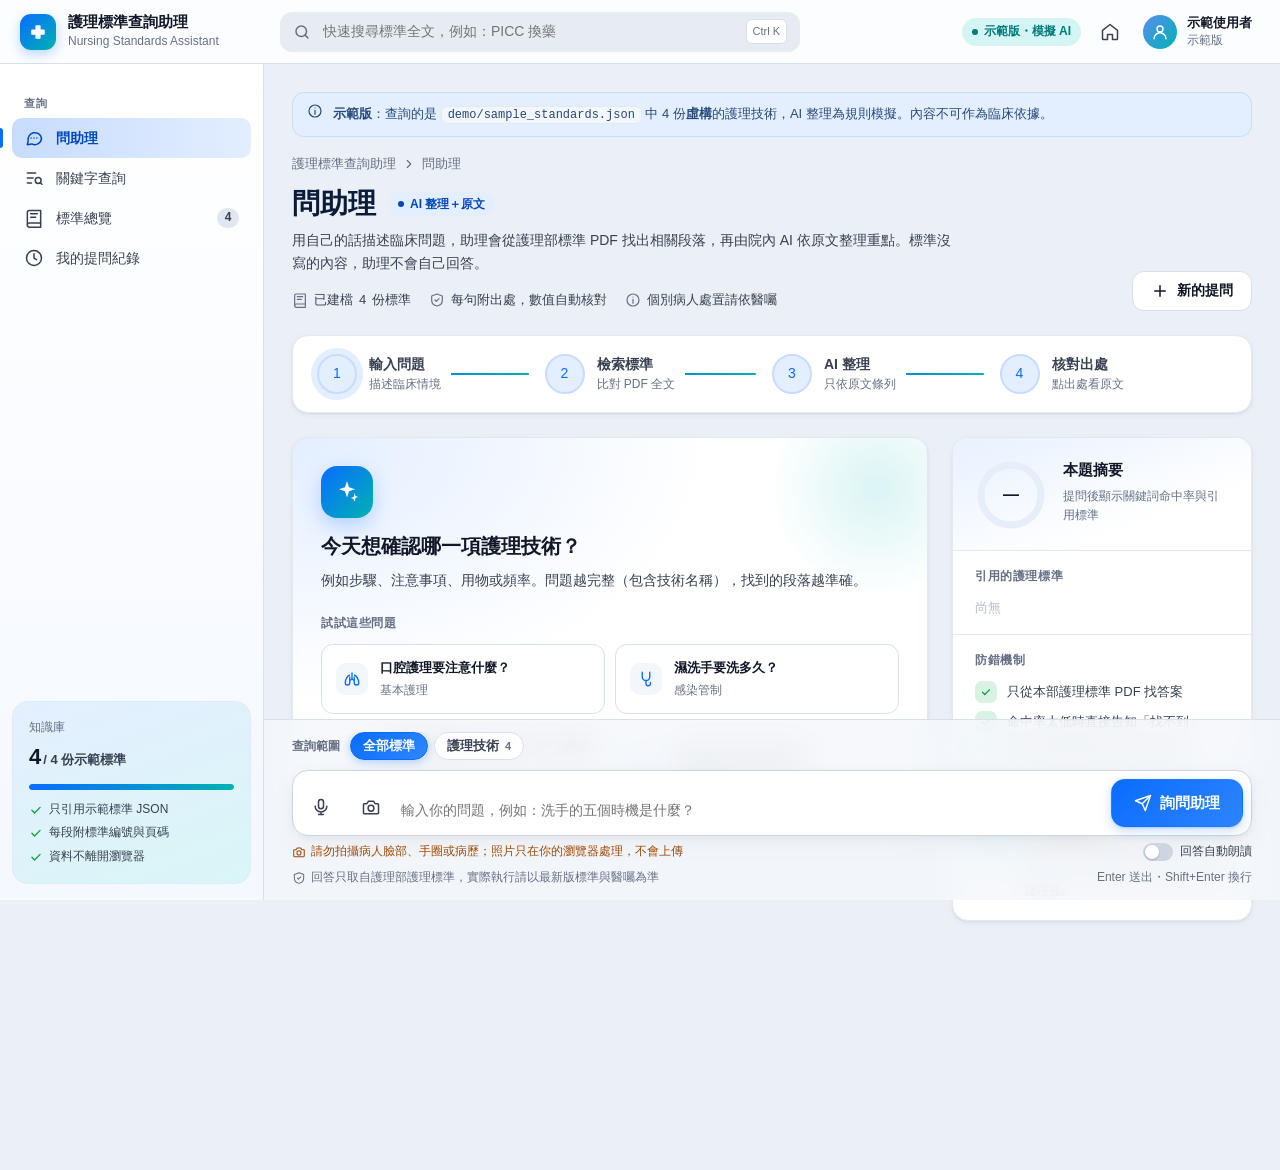
<file: demo/index.html>
<!DOCTYPE html>
<!-- 護理標準查詢助理 示範版：畫面由 src/asp/S_coach_layout.asp + S_coach.asp 轉成靜態 HTML，不需伺服器 -->
<html lang="zh-Hant">
<head>
<meta charset="utf-8">
<meta name="viewport" content="width=device-width, initial-scale=1">
<title>問助理｜護理標準查詢助理（示範版）</title>
<link rel="stylesheet" href="css/S_coach.css">
<link rel="stylesheet" href="demo.css">
</head>
<body>
<svg width="0" height="0" style="position:absolute" aria-hidden="true"><defs>
  <linearGradient id="ringGrad" x1="0" y1="0" x2="1" y2="1"><stop offset="0" stop-color="#1677FF"/><stop offset="1" stop-color="#13C2C2"/></linearGradient>
  <symbol id="i-cross" viewBox="0 0 24 24"><path fill="currentColor" d="M9.5 3h5a1 1 0 0 1 1 1v4.5H20a1 1 0 0 1 1 1v5a1 1 0 0 1-1 1h-4.5V20a1 1 0 0 1-1 1h-5a1 1 0 0 1-1-1v-4.5H4a1 1 0 0 1-1-1v-5a1 1 0 0 1 1-1h4.5V4a1 1 0 0 1 1-1Z"/></symbol>
  <symbol id="i-menu" viewBox="0 0 24 24"><path stroke="currentColor" stroke-width="2" stroke-linecap="round" d="M4 7h16M4 12h16M4 17h16"/></symbol>
  <symbol id="i-search" viewBox="0 0 24 24"><g fill="none" stroke="currentColor" stroke-width="2" stroke-linecap="round"><circle cx="11" cy="11" r="7"/><path d="m20 20-3.5-3.5"/></g></symbol>
  <symbol id="i-help" viewBox="0 0 24 24"><g fill="none" stroke="currentColor" stroke-width="1.8" stroke-linecap="round"><circle cx="12" cy="12" r="9"/><path d="M9.1 9a3 3 0 0 1 5.8 1c0 2-3 2.5-3 4.5"/><path d="M12 17.5h.01"/></g></symbol>
  <symbol id="i-home" viewBox="0 0 24 24"><path fill="none" stroke="currentColor" stroke-width="1.8" stroke-linecap="round" stroke-linejoin="round" d="m3 10 9-7 9 7v10a1 1 0 0 1-1 1h-5v-6H9v6H4a1 1 0 0 1-1-1Z"/></symbol>
  <symbol id="i-chat" viewBox="0 0 24 24"><g fill="none" stroke="currentColor" stroke-width="1.8" stroke-linecap="round" stroke-linejoin="round"><path d="M21 12a8 8 0 0 1-11.6 7.1L4 20l1-4.4A8 8 0 1 1 21 12Z"/><path d="M8.5 12h.01M12 12h.01M15.5 12h.01"/></g></symbol>
  <symbol id="i-key" viewBox="0 0 24 24"><g fill="none" stroke="currentColor" stroke-width="1.8" stroke-linecap="round" stroke-linejoin="round"><path d="M4 6h10M4 12h7M4 18h5"/><circle cx="17" cy="15" r="3.5"/><path d="m19.5 17.5 2 2"/></g></symbol>
  <symbol id="i-book" viewBox="0 0 24 24"><g fill="none" stroke="currentColor" stroke-width="1.8" stroke-linecap="round" stroke-linejoin="round"><path d="M4 5.5A2.5 2.5 0 0 1 6.5 3H20v15H6.5A2.5 2.5 0 0 0 4 20.5Z"/><path d="M4 20.5A2.5 2.5 0 0 0 6.5 23H20v-5"/><path d="M8 7h8M8 11h6"/></g></symbol>
  <symbol id="i-db" viewBox="0 0 24 24"><g fill="none" stroke="currentColor" stroke-width="1.8" stroke-linecap="round"><ellipse cx="12" cy="5.5" rx="8" ry="2.5"/><path d="M4 5.5v13c0 1.4 3.6 2.5 8 2.5s8-1.1 8-2.5v-13M4 12c0 1.4 3.6 2.5 8 2.5s8-1.1 8-2.5"/></g></symbol>
  <symbol id="i-list" viewBox="0 0 24 24"><g fill="none" stroke="currentColor" stroke-width="1.8" stroke-linecap="round"><path d="M9 6h11M9 12h11M9 18h11"/><path d="M4.5 6h.01M4.5 12h.01M4.5 18h.01"/></g></symbol>
  <symbol id="i-pulse" viewBox="0 0 24 24"><path fill="none" stroke="currentColor" stroke-width="1.8" stroke-linecap="round" stroke-linejoin="round" d="M3 12h4l2-6 4 12 2-6h6"/></symbol>
  <symbol id="i-file" viewBox="0 0 24 24"><g fill="none" stroke="currentColor" stroke-width="1.8" stroke-linecap="round" stroke-linejoin="round"><path d="M14 3H7a2 2 0 0 0-2 2v14a2 2 0 0 0 2 2h10a2 2 0 0 0 2-2V8Z"/><path d="M14 3v5h5M9 13h6M9 17h4"/></g></symbol>
  <symbol id="i-play" viewBox="0 0 24 24"><g fill="none" stroke="currentColor" stroke-width="1.8" stroke-linecap="round" stroke-linejoin="round"><rect x="3" y="5" width="18" height="14" rx="3"/><path d="m10 9 5 3-5 3Z"/></g></symbol>
  <symbol id="i-send" viewBox="0 0 24 24"><g fill="none" stroke="currentColor" stroke-width="2" stroke-linecap="round" stroke-linejoin="round"><path d="M22 2 11 13"/><path d="M22 2 15 22l-4-9-9-4Z"/></g></symbol>
  <symbol id="i-spark" viewBox="0 0 24 24"><path fill="currentColor" d="M12 2l1.9 5.6L19.5 9.5l-5.6 1.9L12 17l-1.9-5.6L4.5 9.5l5.6-1.9Zm7 11 .9 2.6 2.6.9-2.6.9L19 21l-.9-2.6-2.6-.9 2.6-.9Z"/></symbol>
  <symbol id="i-shield" viewBox="0 0 24 24"><g fill="none" stroke="currentColor" stroke-width="1.8" stroke-linecap="round" stroke-linejoin="round"><path d="M12 3 4 6v6c0 5 3.4 8.3 8 9 4.6-.7 8-4 8-9V6Z"/><path d="m9 12 2 2 4-4"/></g></symbol>
  <symbol id="i-check" viewBox="0 0 24 24"><path fill="none" stroke="currentColor" stroke-width="2.4" stroke-linecap="round" stroke-linejoin="round" d="m5 12.5 4.5 4.5L19 7.5"/></symbol>
  <symbol id="i-info" viewBox="0 0 24 24"><g fill="none" stroke="currentColor" stroke-width="1.8" stroke-linecap="round"><circle cx="12" cy="12" r="9"/><path d="M12 11v6M12 7.5h.01"/></g></symbol>
  <symbol id="i-plus" viewBox="0 0 24 24"><path fill="none" stroke="currentColor" stroke-width="2" stroke-linecap="round" d="M12 5v14M5 12h14"/></symbol>
  <symbol id="i-right" viewBox="0 0 24 24"><path fill="none" stroke="currentColor" stroke-width="2" stroke-linecap="round" stroke-linejoin="round" d="m9 18 6-6-6-6"/></symbol>
  <symbol id="i-user" viewBox="0 0 24 24"><g fill="none" stroke="currentColor" stroke-width="1.8" stroke-linecap="round"><circle cx="12" cy="8" r="4"/><path d="M4 21a8 8 0 0 1 16 0"/></g></symbol>
  <symbol id="i-lungs" viewBox="0 0 24 24"><g fill="none" stroke="currentColor" stroke-width="1.8" stroke-linecap="round" stroke-linejoin="round"><path d="M12 4v8m0 0-3 2m3-2 3 2"/><path d="M8.5 7C6 8 3 12 3 17c0 2 1.5 3 3 3 2 0 3-1.5 3-3V9.5M15.5 7C18 8 21 12 21 17c0 2-1.5 3-3 3-2 0-3-1.5-3-3V9.5"/></g></symbol>
  <symbol id="i-tube" viewBox="0 0 24 24"><g fill="none" stroke="currentColor" stroke-width="1.8" stroke-linecap="round" stroke-linejoin="round"><path d="M7 3v6a5 5 0 0 0 10 0V3"/><path d="M12 14v4a3 3 0 0 0 6 0v-1"/></g></symbol>
  <symbol id="i-syringe" viewBox="0 0 24 24"><g fill="none" stroke="currentColor" stroke-width="1.8" stroke-linecap="round" stroke-linejoin="round"><path d="m18 2 4 4M17 7l-9.5 9.5-3 .5.5-3L14.5 4.5M14 3l7 7M9 10l2 2M7 12l2 2M2 22l3.5-3.5"/></g></symbol>
  <symbol id="i-brain" viewBox="0 0 24 24"><g fill="none" stroke="currentColor" stroke-width="1.8" stroke-linecap="round" stroke-linejoin="round"><path d="M9 4a3 3 0 0 0-3 3 3 3 0 0 0-2 5 3 3 0 0 0 2 5 3 3 0 0 0 6 1V5a2 2 0 0 0-3-1ZM15 4a3 3 0 0 1 3 3 3 3 0 0 1 2 5 3 3 0 0 1-2 5 3 3 0 0 1-6 1"/></g></symbol>
  <symbol id="i-clock" viewBox="0 0 24 24"><g fill="none" stroke="currentColor" stroke-width="1.8" stroke-linecap="round"><circle cx="12" cy="12" r="9"/><path d="M12 7v5l3 2"/></g></symbol>
  <symbol id="i-refresh" viewBox="0 0 24 24"><g fill="none" stroke="currentColor" stroke-width="1.8" stroke-linecap="round" stroke-linejoin="round"><path d="M21 12a9 9 0 0 1-15.5 6.2L3 16"/><path d="M3 12a9 9 0 0 1 15.5-6.2L21 8"/><path d="M21 3v5h-5M3 21v-5h5"/></g></symbol>
  <symbol id="i-bolt" viewBox="0 0 24 24"><path fill="none" stroke="currentColor" stroke-width="1.8" stroke-linejoin="round" d="M13 2 4 14h7l-1 8 9-12h-7Z"/></symbol>
  <symbol id="i-alert" viewBox="0 0 24 24"><g fill="none" stroke="currentColor" stroke-width="1.8" stroke-linecap="round" stroke-linejoin="round"><path d="M10.3 3.9 1.8 18a2 2 0 0 0 1.7 3h17a2 2 0 0 0 1.7-3L13.7 3.9a2 2 0 0 0-3.4 0Z"/><path d="M12 9v4M12 17h.01"/></g></symbol>
  <symbol id="i-folder" viewBox="0 0 24 24"><path fill="none" stroke="currentColor" stroke-width="1.8" stroke-linejoin="round" d="M3 7a2 2 0 0 1 2-2h4l2 2h8a2 2 0 0 1 2 2v8a2 2 0 0 1-2 2H5a2 2 0 0 1-2-2Z"/></symbol>
  <symbol id="i-cpu" viewBox="0 0 24 24"><g fill="none" stroke="currentColor" stroke-width="1.8" stroke-linecap="round"><rect x="6" y="6" width="12" height="12" rx="2"/><path d="M10 10h4v4h-4zM9 2v4M15 2v4M9 18v4M15 18v4M2 9h4M2 15h4M18 9h4M18 15h4"/></g></symbol>
  <symbol id="i-gear" viewBox="0 0 24 24"><g fill="none" stroke="currentColor" stroke-width="1.8" stroke-linecap="round" stroke-linejoin="round"><circle cx="12" cy="12" r="3"/><path d="M19.4 15a1.7 1.7 0 0 0 .3 1.8l.1.1a2 2 0 1 1-2.8 2.8l-.1-.1a1.7 1.7 0 0 0-1.8-.3 1.7 1.7 0 0 0-1 1.5V21a2 2 0 1 1-4 0v-.1a1.7 1.7 0 0 0-1.1-1.5 1.7 1.7 0 0 0-1.8.3l-.1.1a2 2 0 1 1-2.8-2.8l.1-.1a1.7 1.7 0 0 0 .3-1.8 1.7 1.7 0 0 0-1.5-1H3a2 2 0 1 1 0-4h.1a1.7 1.7 0 0 0 1.5-1.1 1.7 1.7 0 0 0-.3-1.8l-.1-.1a2 2 0 1 1 2.8-2.8l.1.1a1.7 1.7 0 0 0 1.8.3H9a1.7 1.7 0 0 0 1-1.5V3a2 2 0 1 1 4 0v.1a1.7 1.7 0 0 0 1 1.5 1.7 1.7 0 0 0 1.8-.3l.1-.1a2 2 0 1 1 2.8 2.8l-.1.1a1.7 1.7 0 0 0-.3 1.8V9a1.7 1.7 0 0 0 1.5 1H21a2 2 0 1 1 0 4h-.1a1.7 1.7 0 0 0-1.5 1Z"/></g></symbol>
  <symbol id="i-users" viewBox="0 0 24 24"><g fill="none" stroke="currentColor" stroke-width="1.8" stroke-linecap="round"><circle cx="9" cy="8" r="3.5"/><path d="M2.5 20a6.5 6.5 0 0 1 13 0M16 4.5a3.5 3.5 0 0 1 0 7M18 14a6.5 6.5 0 0 1 3.5 6"/></g></symbol>
  <symbol id="i-up" viewBox="0 0 24 24"><g fill="none" stroke="currentColor" stroke-width="1.8" stroke-linecap="round" stroke-linejoin="round"><path d="M7 10v12"/><path d="M15 5.88 14 10h5.83a2 2 0 0 1 1.92 2.56l-2.33 8A2 2 0 0 1 17.5 22H4a2 2 0 0 1-2-2v-8a2 2 0 0 1 2-2h2.76a2 2 0 0 0 1.79-1.11L12 2a3.13 3.13 0 0 1 3 3.88Z"/></g></symbol>
  <symbol id="i-down" viewBox="0 0 24 24"><g fill="none" stroke="currentColor" stroke-width="1.8" stroke-linecap="round" stroke-linejoin="round"><path d="M17 14V2"/><path d="M9 18.12 10 14H4.17a2 2 0 0 1-1.92-2.56l2.33-8A2 2 0 0 1 6.5 2H20a2 2 0 0 1 2 2v8a2 2 0 0 1-2 2h-2.76a2 2 0 0 0-1.79 1.11L12 22a3.13 3.13 0 0 1-3-3.88Z"/></g></symbol>
  <symbol id="i-tag" viewBox="0 0 24 24"><g fill="none" stroke="currentColor" stroke-width="1.8" stroke-linecap="round" stroke-linejoin="round"><path d="M20.6 13.4 13.4 20.6a2 2 0 0 1-2.8 0L3 13V3h10l7.6 7.6a2 2 0 0 1 0 2.8Z"/><path d="M7.5 7.5h.01"/></g></symbol>
  <symbol id="i-mic" viewBox="0 0 24 24"><g fill="none" stroke="currentColor" stroke-width="1.8" stroke-linecap="round" stroke-linejoin="round"><rect x="9" y="3" width="6" height="11" rx="3"/><path d="M5 11a7 7 0 0 0 14 0M12 18v3M9 21h6"/></g></symbol>
  <symbol id="i-camera" viewBox="0 0 24 24"><g fill="none" stroke="currentColor" stroke-width="1.8" stroke-linecap="round" stroke-linejoin="round"><path d="M4 8h3l2-3h6l2 3h3a1 1 0 0 1 1 1v10a1 1 0 0 1-1 1H4a1 1 0 0 1-1-1V9a1 1 0 0 1 1-1Z"/><circle cx="12" cy="13.5" r="3.5"/></g></symbol>
  <symbol id="i-x" viewBox="0 0 24 24"><path fill="none" stroke="currentColor" stroke-width="2" stroke-linecap="round" d="M6 6l12 12M18 6 6 18"/></symbol>
</defs></svg>
<header class="header">
  <button class="icon-btn menu-btn" id="menuBtn" aria-label="開啟選單"><svg width="20" height="20"><use href="#i-menu"/></svg></button>
  <a class="brand" href="index.html" style="color:inherit">
    <div class="brand-mark"><svg width="18" height="18"><use href="#i-cross"/></svg></div>
    <div class="brand-text"><b>護理標準查詢助理</b><span>Nursing Standards Assistant</span></div>
  </a>
  <label class="search" title="在 PDF 全文中搜尋">
    <svg width="18" height="18"><use href="#i-search"/></svg>
    <input id="gsearch" placeholder="快速搜尋標準全文，例如：PICC 換藥" aria-label="搜尋標準全文">
    <span class="kbd">Ctrl K</span>
  </label>
  <div class="header-right">
    <span class="env-pill on"><i></i>示範版・模擬 AI</span>
    <a class="icon-btn" href="#" data-demo-off aria-label="回內網首頁" title="回內網首頁（示範版無）"><svg width="20" height="20"><use href="#i-home"/></svg></a>
    <div class="user">
      <div class="avatar"><svg width="18" height="18"><use href="#i-user"/></svg></div>
      <div class="user-meta"><b>示範使用者</b><span>示範版</span></div>
    </div>
  </div>
</header>

<aside class="sidebar" id="sidebar" aria-label="主選單">
  <div class="nav-label">查詢</div>
  <a class="nav-item active" href="#chat" data-view="chat" aria-current="page"><svg width="20" height="20"><use href="#i-chat"/></svg>問助理</a>
  <a class="nav-item" href="#kw" data-view="kw"><svg width="20" height="20"><use href="#i-key"/></svg>關鍵字查詢</a>
  <a class="nav-item" href="#all" data-view="all"><svg width="20" height="20"><use href="#i-book"/></svg>標準總覽<span class="count" data-demo-n>…</span></a>
  <a class="nav-item" href="my.html"><svg width="20" height="20"><use href="#i-clock"/></svg>我的提問紀錄</a>
  <div class="sidebar-foot">
    <div class="kb">
      <div class="t">知識庫</div>
      <div class="v"><span data-demo-n>…</span><small>/ <span data-demo-n>…</span> 份示範標準</small></div>
      <div class="bar"><i id="demoKbBar" style="width:0"></i></div>
      <ul>
        <li><svg width="14" height="14"><use href="#i-check"/></svg>只引用示範標準 JSON</li>
        <li><svg width="14" height="14"><use href="#i-check"/></svg>每段附標準編號與頁碼</li>
        <li><svg width="14" height="14"><use href="#i-check"/></svg>資料不離開瀏覽器</li>
      </ul>
    </div>
  </div>
</aside>
<div class="scrim" id="scrim"></div>
<main class="main"><div class="container">
<div class="banner info demo-note"><svg width="16" height="16"><use href="#i-info"/></svg><div><b>示範版</b>：查詢的是 <code>demo/sample_standards.json</code> 中 <span data-demo-n>…</span> 份<b>虛構</b>的護理技術，AI 整理為規則模擬。內容不可作為臨床依據。</div></div>


  <!-- ================= 問助理 ================= -->
  <section class="view on" id="v-chat">
    <nav class="crumbs">護理標準查詢助理<svg width="14" height="14"><use href="#i-right"/></svg><span>問助理</span></nav>
    <div class="page-head">
      <div>
        <div class="page-title"><h1>問助理</h1><span class="badge info">AI 整理＋原文</span></div>
        <p class="page-sub">用自己的話描述臨床問題，助理會從護理部標準 PDF 找出相關段落，再由院內 AI 依原文整理重點。標準沒寫的內容，助理不會自己回答。</p>
        <div class="meta-row">
          <span><svg width="16" height="16"><use href="#i-book"/></svg>已建檔 <span data-demo-n>…</span> 份標準</span>
          <span><svg width="16" height="16"><use href="#i-shield"/></svg>每句附出處，數值自動核對</span>
          <span><svg width="16" height="16"><use href="#i-info"/></svg>個別病人處置請依醫囑</span>
        </div>
      </div>
      <div class="head-actions">
        <button class="btn btn-secondary" id="newChat"><svg width="18" height="18"><use href="#i-plus"/></svg>新的提問</button>
      </div>
    </div>

    <!-- 4. Stepper：助理回答流程（即時） -->
    <section class="stepper" aria-label="回答流程">
      <ol class="steps" id="steps">
        <li class="step current"><div class="step-dot">1</div><div class="step-text"><b>輸入問題</b><span>描述臨床情境</span></div><i class="fill"></i></li>
        <li class="step"><div class="step-dot">2</div><div class="step-text"><b>檢索標準</b><span>比對 PDF 全文</span></div><i class="fill"></i></li>
        <li class="step"><div class="step-dot">3</div><div class="step-text"><b>AI 整理</b><span>只依原文條列</span></div><i class="fill"></i></li>
        <li class="step"><div class="step-dot">4</div><div class="step-text"><b>核對出處</b><span>點出處看原文</span></div></li>
      </ol>
      <div class="step-mobile"><div class="row"><b id="mStep">輸入問題</b><span id="mStepNo">1 / 4</span></div><div class="bar"><i id="mBar" style="width:25%"></i></div></div>
    </section>

    <div class="grid">
      <div>
        <!-- 5. Form Card：歡迎＋建議問題 -->
        <section class="card welcome" id="welcome">
          <div class="hero-ico"><svg width="26" height="26"><use href="#i-spark"/></svg></div>
          <h2>今天想確認哪一項護理技術？</h2>
          <p>例如步驟、注意事項、用物或頻率。問題越完整（包含技術名稱），找到的段落越準確。</p>
          <div class="sugg-title">試試這些問題</div>
          <div class="sugg">
            <button type="button" data-q="口腔護理要注意什麼？"><i><svg width="18" height="18"><use href="#i-lungs"/></svg></i><div><b>口腔護理要注意什麼？</b><span>基本護理</span></div></button>
            <button type="button" data-q="濕洗手要洗多久？"><i><svg width="18" height="18"><use href="#i-tube"/></svg></i><div><b>濕洗手要洗多久？</b><span>感染管制</span></div></button>
            <button type="button" data-q="有氣管內管的病人多久做一次口腔護理？"><i><svg width="18" height="18"><use href="#i-syringe"/></svg></i><div><b>有氣管內管的病人多久做一次口腔護理？</b><span>基本護理</span></div></button>
            <button type="button" data-q="什麼時候不能用乾洗手？"><i><svg width="18" height="18"><use href="#i-brain"/></svg></i><div><b>什麼時候不能用乾洗手？</b><span>感染管制</span></div></button>
          </div>
        </section>
        <div class="thread" id="thread"></div>
      </div>

      <!-- 7. Summary -->
      <aside class="aside">
        <section class="card summary" aria-label="本題摘要">
          <div class="sum-top">
            <div class="ring">
              <svg width="72" height="72" viewBox="0 0 72 72"><circle class="track" cx="36" cy="36" r="30"/><circle class="prog" id="ringProg" cx="36" cy="36" r="30" stroke-dasharray="188.5" stroke-dashoffset="188.5"/></svg>
              <b id="ringPct">—</b>
            </div>
            <div><h3>本題摘要</h3><p id="sumHint">提問後顯示關鍵詞命中率與引用標準</p><div id="sumBadge" style="margin-top:6px"></div></div>
          </div>
          <div class="sum-sec">
            <h4>引用的護理標準</h4>
            <ul class="refs" id="refs"><li class="empty-s">尚無</li></ul>
          </div>
          <div class="sum-sec">
            <h4>防錯機制</h4>
            <ul class="guard">
              <li><i><svg width="12" height="12"><use href="#i-check"/></svg></i>只從本部護理標準 PDF 找答案</li>
              <li><i><svg width="12" height="12"><use href="#i-check"/></svg></i>命中率太低時直接告知「找不到」</li>
              <li><i><svg width="12" height="12"><use href="#i-check"/></svg></i>AI 每句須標出處，數值不符標 ⚠</li>
            </ul>
          </div>
        </section>
        <section class="card help">
          <div class="card-ico teal"><svg width="18" height="18"><use href="#i-info"/></svg></div>
          <div><b>找不到答案？</b><p>可改用「關鍵字查詢」、換成標準上的正式名稱，或直接詢問臨床教師與單位護理長。</p></div>
        </section>
      </aside>
    </div>
  </section>

  <!-- ================= 關鍵字查詢 ================= -->
  <section class="view" id="v-kw">
    <nav class="crumbs">護理標準查詢助理<svg width="14" height="14"><use href="#i-right"/></svg><span>關鍵字查詢</span></nav>
    <div class="page-head"><div>
      <div class="page-title"><h1>關鍵字查詢</h1></div>
      <p class="page-sub">同時搜尋標準名稱與 PDF 全文，並標出關鍵字出現的頁碼。多個關鍵字請用空白隔開。</p>
    </div></div>
    <section class="card search-card">
      <label class="big-input"><svg width="20" height="20"><use href="#i-search"/></svg><input id="kw" placeholder="例如：乾洗手、口腔護理 氣管內管"></label>
      <button class="btn btn-primary btn-lg" id="kwgo"><span class="spin"></span><svg width="18" height="18" class="lbl-ico"><use href="#i-search"/></svg>搜尋</button>
    </section>
    <div class="scope scope-card card" data-scope><span class="scope-l">查詢範圍</span></div>
    <div id="kwres"><div class="card empty" style="margin-top:20px"><div class="hero-ico"><svg width="24" height="24"><use href="#i-key"/></svg></div>輸入關鍵字開始搜尋</div></div>
  </section>

  <!-- ================= 標準總覽 ================= -->
  <section class="view" id="v-all">
    <nav class="crumbs">護理標準查詢助理<svg width="14" height="14"><use href="#i-right"/></svg><span>標準總覽</span></nav>
    <div class="page-head"><div>
      <div class="page-title"><h1>標準總覽</h1><span class="badge neutral" id="cnt"></span></div>
      <p class="page-sub">護理部全部護理標準，可依分類篩選，直接開啟 PDF 或教學影片。</p>
    </div></div>
    <section class="card">
      <div class="filters">
        <label class="big-input"><svg width="18" height="18"><use href="#i-search"/></svg><input id="flt" placeholder="篩選編號或名稱"></label>
        <div class="chips" id="typeChips"></div>
      </div>
      <div class="filters" style="padding-top:0">
        <span class="note" style="flex:none">系統分類</span>
        <div class="chips" id="catChips"></div>
      </div>
      <div class="table-wrap">
        <table class="lst"><thead><tr><th style="width:120px">編號</th><th>標準名稱</th><th>分類</th><th style="width:100px">最新修改</th><th style="width:150px"></th></tr></thead><tbody id="lst"></tbody></table>
      </div>
    </section>
  </section>

<!-- 提問列（9. CTA） -->
<div class="composer" id="composer">
  <div class="inner">
    <div class="scope" data-scope><span class="scope-l">查詢範圍</span></div>
    <!-- [DEMO] 拍照查標準：縮圖預覽與辨識結果（multimodal.js） -->
    <div class="mm-panel" id="mmPanel" hidden>
      <img id="mmThumb" alt="要辨識的照片預覽">
      <div class="mm-res" id="mmRes"></div>
      <button type="button" class="icon-btn mm-close" id="mmClose" aria-label="關閉照片辨識"><svg width="18" height="18"><use href="#i-x"/></svg></button>
    </div>
    <div class="box">
      <!-- [DEMO] 語音提問、拍照查標準 -->
      <button type="button" class="icon-btn mm-btn" id="mmMic" aria-label="語音提問" aria-pressed="false" title="語音提問（說完自動送出）"><svg width="20" height="20"><use href="#i-mic"/></svg></button>
      <button type="button" class="icon-btn mm-btn" id="mmCam" aria-label="拍照查標準" title="拍照或上傳圖片查標準"><svg width="20" height="20"><use href="#i-camera"/></svg></button>
      <input type="file" id="mmFile" accept="image/*" hidden>
      <textarea id="q" rows="1" maxlength="200" placeholder="輸入你的問題，例如：洗手的五個時機是什麼？"></textarea>
      <button class="btn btn-primary btn-lg" id="send"><span class="spin"></span><svg width="18" height="18" class="lbl-ico"><use href="#i-send"/></svg><span class="lbl">詢問助理</span></button>
    </div>
    <!-- [DEMO] 語音與拍照的設定、提醒 -->
    <div class="mm-bar">
      <span class="mm-warn"><svg width="14" height="14"><use href="#i-camera"/></svg>請勿拍攝病人臉部、手圈或病歷；照片只在你的瀏覽器處理，不會上傳</span>
      <span class="mm-hint" id="mmMicHint" hidden><svg width="14" height="14"><use href="#i-mic"/></svg>此瀏覽器不支援語音輸入，請改用 Chrome 或 Edge</span>
      <label class="mm-switch" id="mmAutoWrap"><input type="checkbox" id="mmAuto"><i></i>回答自動朗讀</label>
    </div>
    <div class="sub"><span><svg width="14" height="14"><use href="#i-shield"/></svg>回答只取自護理部護理標準，實際執行請以最新版標準與醫囑為準</span><span>Enter 送出・Shift+Enter 換行</span></div>
  </div>
</div>


</div></main>
<div class="toast" id="toast" role="status" aria-live="polite"></div>
<script>
(function(){
  var b=document.body, m=document.getElementById('menuBtn'), s=document.getElementById('scrim'), g=document.getElementById('gsearch');
  function nav(o){b.classList.toggle('nav-open',o);}
  m.onclick=function(){nav(!b.classList.contains('nav-open'));};
  s.onclick=function(){nav(false);};
  window.scNav=nav;
  document.addEventListener('keydown',function(e){
    if((e.ctrlKey||e.metaKey)&&e.key.toLowerCase()==='k'){e.preventDefault();if(g.offsetParent)g.focus();else location.href='index.html#kw';}
    if(e.key==='Escape')nav(false);
  });
  g.addEventListener('keydown',function(e){
    var q=g.value.trim(); if(e.key!=='Enter'||e.isComposing||!q)return;
    if(window.scKwSearch) window.scKwSearch(q); else location.href='index.html?kw='+encodeURIComponent(q)+'#kw';
  });
})();
</script>
<!-- [DEMO] 「開啟 PDF」改為在頁面中顯示示範標準原文 -->
<div class="demo-doc" id="demoDoc" hidden>
  <div class="dd-scrim" data-dd-close></div>
  <section class="card dd-card" role="dialog" aria-label="示範標準原文">
    <div class="dd-h"><div class="dd-t"></div><button class="icon-btn" data-dd-close aria-label="關閉"><svg width="18" height="18"><use href="#i-x"/></svg></button></div>
    <div class="note dd-n">示範版沒有 PDF 檔，以下顯示 sample_standards.json 的原文；正式版會開啟院內標準 PDF 並跳到該頁。</div>
    <div class="dd-b"></div>
  </section>
</div>
<script src="history_store.js"></script>
<script src="mock_api.js"></script>
<script src="multimodal.js"></script>
</body>
</html>
</file>
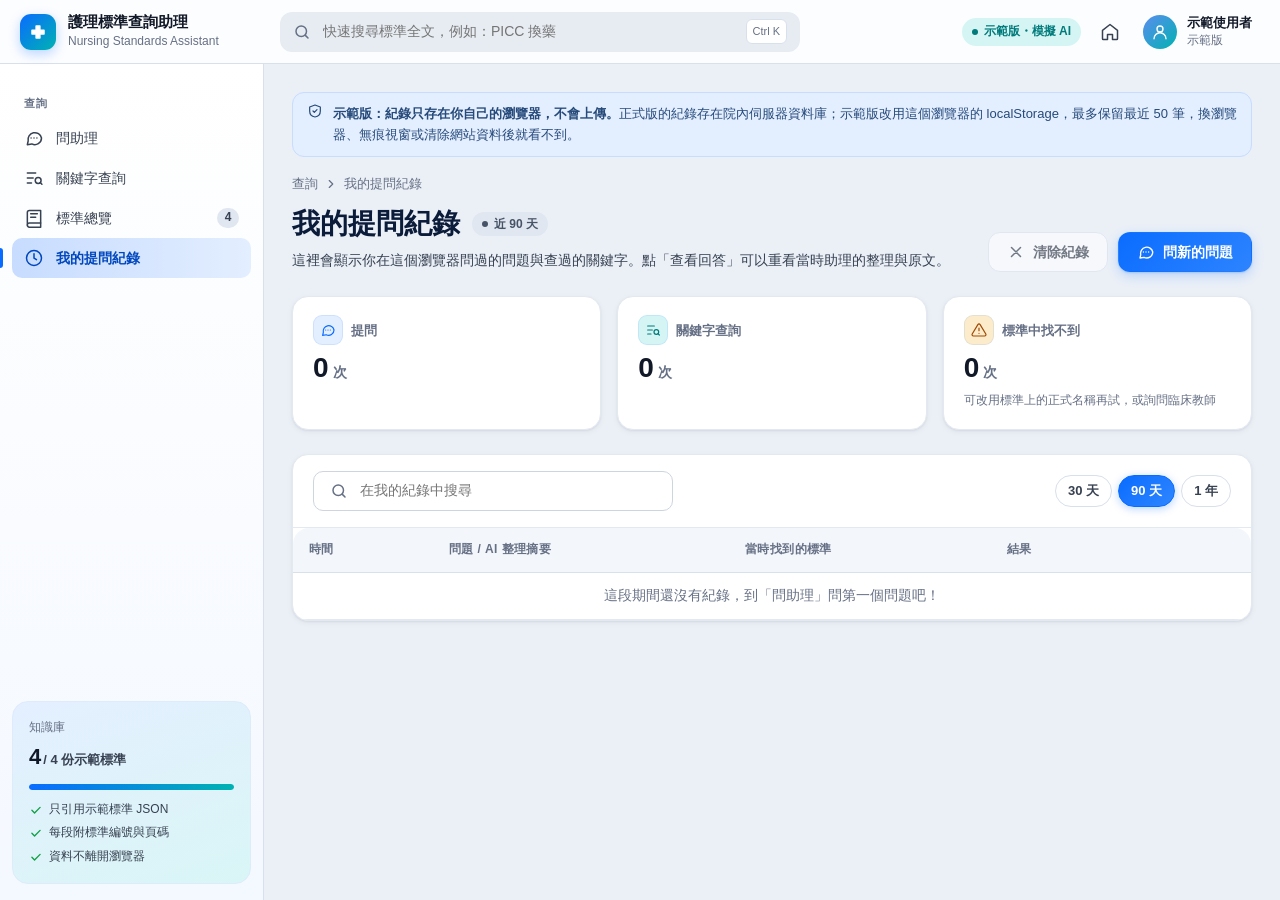
<file: demo/my.html>
<!DOCTYPE html>
<!-- 護理標準查詢助理 示範版「我的提問紀錄」：比照 src/asp/S_coach_my.asp，紀錄改存瀏覽器 localStorage -->
<html lang="zh-Hant">
<head>
<meta charset="utf-8">
<meta name="viewport" content="width=device-width, initial-scale=1">
<title>我的提問紀錄｜護理標準查詢助理（示範版）</title>
<link rel="stylesheet" href="css/S_coach.css">
<link rel="stylesheet" href="demo.css">
</head>
<body>
<svg width="0" height="0" style="position:absolute" aria-hidden="true"><defs>
  <linearGradient id="ringGrad" x1="0" y1="0" x2="1" y2="1"><stop offset="0" stop-color="#1677FF"/><stop offset="1" stop-color="#13C2C2"/></linearGradient>
  <symbol id="i-cross" viewBox="0 0 24 24"><path fill="currentColor" d="M9.5 3h5a1 1 0 0 1 1 1v4.5H20a1 1 0 0 1 1 1v5a1 1 0 0 1-1 1h-4.5V20a1 1 0 0 1-1 1h-5a1 1 0 0 1-1-1v-4.5H4a1 1 0 0 1-1-1v-5a1 1 0 0 1 1-1h4.5V4a1 1 0 0 1 1-1Z"/></symbol>
  <symbol id="i-menu" viewBox="0 0 24 24"><path stroke="currentColor" stroke-width="2" stroke-linecap="round" d="M4 7h16M4 12h16M4 17h16"/></symbol>
  <symbol id="i-search" viewBox="0 0 24 24"><g fill="none" stroke="currentColor" stroke-width="2" stroke-linecap="round"><circle cx="11" cy="11" r="7"/><path d="m20 20-3.5-3.5"/></g></symbol>
  <symbol id="i-help" viewBox="0 0 24 24"><g fill="none" stroke="currentColor" stroke-width="1.8" stroke-linecap="round"><circle cx="12" cy="12" r="9"/><path d="M9.1 9a3 3 0 0 1 5.8 1c0 2-3 2.5-3 4.5"/><path d="M12 17.5h.01"/></g></symbol>
  <symbol id="i-home" viewBox="0 0 24 24"><path fill="none" stroke="currentColor" stroke-width="1.8" stroke-linecap="round" stroke-linejoin="round" d="m3 10 9-7 9 7v10a1 1 0 0 1-1 1h-5v-6H9v6H4a1 1 0 0 1-1-1Z"/></symbol>
  <symbol id="i-chat" viewBox="0 0 24 24"><g fill="none" stroke="currentColor" stroke-width="1.8" stroke-linecap="round" stroke-linejoin="round"><path d="M21 12a8 8 0 0 1-11.6 7.1L4 20l1-4.4A8 8 0 1 1 21 12Z"/><path d="M8.5 12h.01M12 12h.01M15.5 12h.01"/></g></symbol>
  <symbol id="i-key" viewBox="0 0 24 24"><g fill="none" stroke="currentColor" stroke-width="1.8" stroke-linecap="round" stroke-linejoin="round"><path d="M4 6h10M4 12h7M4 18h5"/><circle cx="17" cy="15" r="3.5"/><path d="m19.5 17.5 2 2"/></g></symbol>
  <symbol id="i-book" viewBox="0 0 24 24"><g fill="none" stroke="currentColor" stroke-width="1.8" stroke-linecap="round" stroke-linejoin="round"><path d="M4 5.5A2.5 2.5 0 0 1 6.5 3H20v15H6.5A2.5 2.5 0 0 0 4 20.5Z"/><path d="M4 20.5A2.5 2.5 0 0 0 6.5 23H20v-5"/><path d="M8 7h8M8 11h6"/></g></symbol>
  <symbol id="i-db" viewBox="0 0 24 24"><g fill="none" stroke="currentColor" stroke-width="1.8" stroke-linecap="round"><ellipse cx="12" cy="5.5" rx="8" ry="2.5"/><path d="M4 5.5v13c0 1.4 3.6 2.5 8 2.5s8-1.1 8-2.5v-13M4 12c0 1.4 3.6 2.5 8 2.5s8-1.1 8-2.5"/></g></symbol>
  <symbol id="i-list" viewBox="0 0 24 24"><g fill="none" stroke="currentColor" stroke-width="1.8" stroke-linecap="round"><path d="M9 6h11M9 12h11M9 18h11"/><path d="M4.5 6h.01M4.5 12h.01M4.5 18h.01"/></g></symbol>
  <symbol id="i-pulse" viewBox="0 0 24 24"><path fill="none" stroke="currentColor" stroke-width="1.8" stroke-linecap="round" stroke-linejoin="round" d="M3 12h4l2-6 4 12 2-6h6"/></symbol>
  <symbol id="i-file" viewBox="0 0 24 24"><g fill="none" stroke="currentColor" stroke-width="1.8" stroke-linecap="round" stroke-linejoin="round"><path d="M14 3H7a2 2 0 0 0-2 2v14a2 2 0 0 0 2 2h10a2 2 0 0 0 2-2V8Z"/><path d="M14 3v5h5M9 13h6M9 17h4"/></g></symbol>
  <symbol id="i-play" viewBox="0 0 24 24"><g fill="none" stroke="currentColor" stroke-width="1.8" stroke-linecap="round" stroke-linejoin="round"><rect x="3" y="5" width="18" height="14" rx="3"/><path d="m10 9 5 3-5 3Z"/></g></symbol>
  <symbol id="i-send" viewBox="0 0 24 24"><g fill="none" stroke="currentColor" stroke-width="2" stroke-linecap="round" stroke-linejoin="round"><path d="M22 2 11 13"/><path d="M22 2 15 22l-4-9-9-4Z"/></g></symbol>
  <symbol id="i-spark" viewBox="0 0 24 24"><path fill="currentColor" d="M12 2l1.9 5.6L19.5 9.5l-5.6 1.9L12 17l-1.9-5.6L4.5 9.5l5.6-1.9Zm7 11 .9 2.6 2.6.9-2.6.9L19 21l-.9-2.6-2.6-.9 2.6-.9Z"/></symbol>
  <symbol id="i-shield" viewBox="0 0 24 24"><g fill="none" stroke="currentColor" stroke-width="1.8" stroke-linecap="round" stroke-linejoin="round"><path d="M12 3 4 6v6c0 5 3.4 8.3 8 9 4.6-.7 8-4 8-9V6Z"/><path d="m9 12 2 2 4-4"/></g></symbol>
  <symbol id="i-check" viewBox="0 0 24 24"><path fill="none" stroke="currentColor" stroke-width="2.4" stroke-linecap="round" stroke-linejoin="round" d="m5 12.5 4.5 4.5L19 7.5"/></symbol>
  <symbol id="i-info" viewBox="0 0 24 24"><g fill="none" stroke="currentColor" stroke-width="1.8" stroke-linecap="round"><circle cx="12" cy="12" r="9"/><path d="M12 11v6M12 7.5h.01"/></g></symbol>
  <symbol id="i-plus" viewBox="0 0 24 24"><path fill="none" stroke="currentColor" stroke-width="2" stroke-linecap="round" d="M12 5v14M5 12h14"/></symbol>
  <symbol id="i-right" viewBox="0 0 24 24"><path fill="none" stroke="currentColor" stroke-width="2" stroke-linecap="round" stroke-linejoin="round" d="m9 18 6-6-6-6"/></symbol>
  <symbol id="i-user" viewBox="0 0 24 24"><g fill="none" stroke="currentColor" stroke-width="1.8" stroke-linecap="round"><circle cx="12" cy="8" r="4"/><path d="M4 21a8 8 0 0 1 16 0"/></g></symbol>
  <symbol id="i-lungs" viewBox="0 0 24 24"><g fill="none" stroke="currentColor" stroke-width="1.8" stroke-linecap="round" stroke-linejoin="round"><path d="M12 4v8m0 0-3 2m3-2 3 2"/><path d="M8.5 7C6 8 3 12 3 17c0 2 1.5 3 3 3 2 0 3-1.5 3-3V9.5M15.5 7C18 8 21 12 21 17c0 2-1.5 3-3 3-2 0-3-1.5-3-3V9.5"/></g></symbol>
  <symbol id="i-tube" viewBox="0 0 24 24"><g fill="none" stroke="currentColor" stroke-width="1.8" stroke-linecap="round" stroke-linejoin="round"><path d="M7 3v6a5 5 0 0 0 10 0V3"/><path d="M12 14v4a3 3 0 0 0 6 0v-1"/></g></symbol>
  <symbol id="i-syringe" viewBox="0 0 24 24"><g fill="none" stroke="currentColor" stroke-width="1.8" stroke-linecap="round" stroke-linejoin="round"><path d="m18 2 4 4M17 7l-9.5 9.5-3 .5.5-3L14.5 4.5M14 3l7 7M9 10l2 2M7 12l2 2M2 22l3.5-3.5"/></g></symbol>
  <symbol id="i-brain" viewBox="0 0 24 24"><g fill="none" stroke="currentColor" stroke-width="1.8" stroke-linecap="round" stroke-linejoin="round"><path d="M9 4a3 3 0 0 0-3 3 3 3 0 0 0-2 5 3 3 0 0 0 2 5 3 3 0 0 0 6 1V5a2 2 0 0 0-3-1ZM15 4a3 3 0 0 1 3 3 3 3 0 0 1 2 5 3 3 0 0 1-2 5 3 3 0 0 1-6 1"/></g></symbol>
  <symbol id="i-clock" viewBox="0 0 24 24"><g fill="none" stroke="currentColor" stroke-width="1.8" stroke-linecap="round"><circle cx="12" cy="12" r="9"/><path d="M12 7v5l3 2"/></g></symbol>
  <symbol id="i-refresh" viewBox="0 0 24 24"><g fill="none" stroke="currentColor" stroke-width="1.8" stroke-linecap="round" stroke-linejoin="round"><path d="M21 12a9 9 0 0 1-15.5 6.2L3 16"/><path d="M3 12a9 9 0 0 1 15.5-6.2L21 8"/><path d="M21 3v5h-5M3 21v-5h5"/></g></symbol>
  <symbol id="i-bolt" viewBox="0 0 24 24"><path fill="none" stroke="currentColor" stroke-width="1.8" stroke-linejoin="round" d="M13 2 4 14h7l-1 8 9-12h-7Z"/></symbol>
  <symbol id="i-alert" viewBox="0 0 24 24"><g fill="none" stroke="currentColor" stroke-width="1.8" stroke-linecap="round" stroke-linejoin="round"><path d="M10.3 3.9 1.8 18a2 2 0 0 0 1.7 3h17a2 2 0 0 0 1.7-3L13.7 3.9a2 2 0 0 0-3.4 0Z"/><path d="M12 9v4M12 17h.01"/></g></symbol>
  <symbol id="i-folder" viewBox="0 0 24 24"><path fill="none" stroke="currentColor" stroke-width="1.8" stroke-linejoin="round" d="M3 7a2 2 0 0 1 2-2h4l2 2h8a2 2 0 0 1 2 2v8a2 2 0 0 1-2 2H5a2 2 0 0 1-2-2Z"/></symbol>
  <symbol id="i-cpu" viewBox="0 0 24 24"><g fill="none" stroke="currentColor" stroke-width="1.8" stroke-linecap="round"><rect x="6" y="6" width="12" height="12" rx="2"/><path d="M10 10h4v4h-4zM9 2v4M15 2v4M9 18v4M15 18v4M2 9h4M2 15h4M18 9h4M18 15h4"/></g></symbol>
  <symbol id="i-gear" viewBox="0 0 24 24"><g fill="none" stroke="currentColor" stroke-width="1.8" stroke-linecap="round" stroke-linejoin="round"><circle cx="12" cy="12" r="3"/><path d="M19.4 15a1.7 1.7 0 0 0 .3 1.8l.1.1a2 2 0 1 1-2.8 2.8l-.1-.1a1.7 1.7 0 0 0-1.8-.3 1.7 1.7 0 0 0-1 1.5V21a2 2 0 1 1-4 0v-.1a1.7 1.7 0 0 0-1.1-1.5 1.7 1.7 0 0 0-1.8.3l-.1.1a2 2 0 1 1-2.8-2.8l.1-.1a1.7 1.7 0 0 0 .3-1.8 1.7 1.7 0 0 0-1.5-1H3a2 2 0 1 1 0-4h.1a1.7 1.7 0 0 0 1.5-1.1 1.7 1.7 0 0 0-.3-1.8l-.1-.1a2 2 0 1 1 2.8-2.8l.1.1a1.7 1.7 0 0 0 1.8.3H9a1.7 1.7 0 0 0 1-1.5V3a2 2 0 1 1 4 0v.1a1.7 1.7 0 0 0 1 1.5 1.7 1.7 0 0 0 1.8-.3l.1-.1a2 2 0 1 1 2.8 2.8l-.1.1a1.7 1.7 0 0 0-.3 1.8V9a1.7 1.7 0 0 0 1.5 1H21a2 2 0 1 1 0 4h-.1a1.7 1.7 0 0 0-1.5 1Z"/></g></symbol>
  <symbol id="i-users" viewBox="0 0 24 24"><g fill="none" stroke="currentColor" stroke-width="1.8" stroke-linecap="round"><circle cx="9" cy="8" r="3.5"/><path d="M2.5 20a6.5 6.5 0 0 1 13 0M16 4.5a3.5 3.5 0 0 1 0 7M18 14a6.5 6.5 0 0 1 3.5 6"/></g></symbol>
  <symbol id="i-up" viewBox="0 0 24 24"><g fill="none" stroke="currentColor" stroke-width="1.8" stroke-linecap="round" stroke-linejoin="round"><path d="M7 10v12"/><path d="M15 5.88 14 10h5.83a2 2 0 0 1 1.92 2.56l-2.33 8A2 2 0 0 1 17.5 22H4a2 2 0 0 1-2-2v-8a2 2 0 0 1 2-2h2.76a2 2 0 0 0 1.79-1.11L12 2a3.13 3.13 0 0 1 3 3.88Z"/></g></symbol>
  <symbol id="i-down" viewBox="0 0 24 24"><g fill="none" stroke="currentColor" stroke-width="1.8" stroke-linecap="round" stroke-linejoin="round"><path d="M17 14V2"/><path d="M9 18.12 10 14H4.17a2 2 0 0 1-1.92-2.56l2.33-8A2 2 0 0 1 6.5 2H20a2 2 0 0 1 2 2v8a2 2 0 0 1-2 2h-2.76a2 2 0 0 0-1.79 1.11L12 22a3.13 3.13 0 0 1-3-3.88Z"/></g></symbol>
  <symbol id="i-tag" viewBox="0 0 24 24"><g fill="none" stroke="currentColor" stroke-width="1.8" stroke-linecap="round" stroke-linejoin="round"><path d="M20.6 13.4 13.4 20.6a2 2 0 0 1-2.8 0L3 13V3h10l7.6 7.6a2 2 0 0 1 0 2.8Z"/><path d="M7.5 7.5h.01"/></g></symbol>
  <symbol id="i-x" viewBox="0 0 24 24"><path fill="none" stroke="currentColor" stroke-width="2" stroke-linecap="round" d="M6 6l12 12M18 6 6 18"/></symbol>
</defs></svg>
<header class="header">
  <button class="icon-btn menu-btn" id="menuBtn" aria-label="開啟選單"><svg width="20" height="20"><use href="#i-menu"/></svg></button>
  <a class="brand" href="index.html" style="color:inherit">
    <div class="brand-mark"><svg width="18" height="18"><use href="#i-cross"/></svg></div>
    <div class="brand-text"><b>護理標準查詢助理</b><span>Nursing Standards Assistant</span></div>
  </a>
  <label class="search" title="在 PDF 全文中搜尋">
    <svg width="18" height="18"><use href="#i-search"/></svg>
    <input id="gsearch" placeholder="快速搜尋標準全文，例如：PICC 換藥" aria-label="搜尋標準全文">
    <span class="kbd">Ctrl K</span>
  </label>
  <div class="header-right">
    <span class="env-pill on"><i></i>示範版・模擬 AI</span>
    <a class="icon-btn" href="#" data-demo-off aria-label="回內網首頁" title="回內網首頁（示範版無）"><svg width="20" height="20"><use href="#i-home"/></svg></a>
    <div class="user">
      <div class="avatar"><svg width="18" height="18"><use href="#i-user"/></svg></div>
      <div class="user-meta"><b>示範使用者</b><span>示範版</span></div>
    </div>
  </div>
</header>

<aside class="sidebar" id="sidebar" aria-label="主選單">
  <div class="nav-label">查詢</div>
  <a class="nav-item" href="index.html#chat"><svg width="20" height="20"><use href="#i-chat"/></svg>問助理</a>
  <a class="nav-item" href="index.html#kw"><svg width="20" height="20"><use href="#i-key"/></svg>關鍵字查詢</a>
  <a class="nav-item" href="index.html#all"><svg width="20" height="20"><use href="#i-book"/></svg>標準總覽<span class="count" data-demo-n>…</span></a>
  <a class="nav-item active" href="my.html" aria-current="page"><svg width="20" height="20"><use href="#i-clock"/></svg>我的提問紀錄</a>
  <div class="sidebar-foot">
    <div class="kb">
      <div class="t">知識庫</div>
      <div class="v"><span data-demo-n>…</span><small>/ <span data-demo-n>…</span> 份示範標準</small></div>
      <div class="bar"><i id="demoKbBar" style="width:0"></i></div>
      <ul>
        <li><svg width="14" height="14"><use href="#i-check"/></svg>只引用示範標準 JSON</li>
        <li><svg width="14" height="14"><use href="#i-check"/></svg>每段附標準編號與頁碼</li>
        <li><svg width="14" height="14"><use href="#i-check"/></svg>資料不離開瀏覽器</li>
      </ul>
    </div>
  </div>
</aside>
<div class="scrim" id="scrim"></div>
<main class="main"><div class="container">
<div class="banner info demo-note"><svg width="16" height="16"><use href="#i-shield"/></svg><div><b>示範版：紀錄只存在你自己的瀏覽器，不會上傳。</b>正式版的紀錄存在院內伺服器資料庫；示範版改用這個瀏覽器的 localStorage，最多保留最近 <span id="maxN">50</span> 筆，換瀏覽器、無痕視窗或清除網站資料後就看不到。</div></div>
<div class="banner warn" id="noStore" hidden><svg width="16" height="16"><use href="#i-alert"/></svg><div><b>這個瀏覽器目前無法使用 localStorage</b>（可能是無痕模式、封鎖了網站資料，或儲存空間已滿），提問紀錄不會被保存；其他功能仍可正常使用。</div></div>
<nav class="crumbs">查詢<svg width="14" height="14"><use href="#i-right"/></svg><span>我的提問紀錄</span></nav>
<div class="page-head">
  <div>
    <div class="page-title"><h1>我的提問紀錄</h1><span class="badge neutral" id="dayBadge">近 90 天</span></div>
    <p class="page-sub">這裡會顯示你在這個瀏覽器問過的問題與查過的關鍵字。點「查看回答」可以重看當時助理的整理與原文。</p>
  </div>
  <div class="head-actions">
    <button type="button" class="btn btn-secondary" id="clearBtn"><svg width="18" height="18"><use href="#i-x"/></svg>清除紀錄</button>
    <a class="btn btn-primary" href="index.html#chat"><svg width="18" height="18"><use href="#i-chat"/></svg>問新的問題</a>
  </div>
</div>

<div class="stats" style="grid-template-columns:repeat(3,minmax(0,1fr))">
  <section class="card stat"><div class="k"><i><svg width="16" height="16"><use href="#i-chat"/></svg></i>提問</div><div class="v"><span id="nAsk">0</span><small>次</small></div></section>
  <section class="card stat"><div class="k"><i class="teal"><svg width="16" height="16"><use href="#i-key"/></svg></i>關鍵字查詢</div><div class="v"><span id="nKw">0</span><small>次</small></div></section>
  <section class="card stat"><div class="k"><i class="warn"><svg width="16" height="16"><use href="#i-alert"/></svg></i>標準中找不到</div><div class="v"><span id="nMiss">0</span><small>次</small></div><div class="d">可改用標準上的正式名稱再試，或詢問臨床教師</div></section>
</div>

<section class="card">
  <div class="toolbar">
    <label class="big-input"><svg width="18" height="18"><use href="#i-search"/></svg><input id="tf" placeholder="在我的紀錄中搜尋"></label>
    <span style="flex:1"></span>
    <div class="chips" id="dayChips">
      <a class="chip" href="my.html?d=30" data-d="30">30 天</a>
      <a class="chip" href="my.html?d=90" data-d="90">90 天</a>
      <a class="chip" href="my.html?d=365" data-d="365">1 年</a>
    </div>
  </div>
  <div class="table-wrap">
  <table class="lst admin">
    <thead><tr><th style="width:140px">時間</th><th>問題 / AI 整理摘要</th><th class="hide-m">當時找到的標準</th><th style="width:110px">結果</th><th style="width:150px"></th></tr></thead>
    <tbody id="tb"><tr><td colspan="5" class="empty">讀取中…</td></tr></tbody>
  </table>
  </div>
  <div class="empty" id="noRow" style="display:none">沒有符合的紀錄</div>
</section>
<div class="toast" id="toast" role="status" aria-live="polite"></div>
<script>
(function(){
  var b=document.body, m=document.getElementById('menuBtn'), s=document.getElementById('scrim'), g=document.getElementById('gsearch');
  function nav(o){b.classList.toggle('nav-open',o);}
  m.onclick=function(){nav(!b.classList.contains('nav-open'));};
  s.onclick=function(){nav(false);};
  window.scNav=nav;
  document.addEventListener('keydown',function(e){
    if((e.ctrlKey||e.metaKey)&&e.key.toLowerCase()==='k'){e.preventDefault();if(g.offsetParent)g.focus();else location.href='index.html#kw';}
    if(e.key==='Escape')nav(false);
  });
  g.addEventListener('keydown',function(e){
    var q=g.value.trim(); if(e.key!=='Enter'||e.isComposing||!q)return;
    if(window.scKwSearch) window.scKwSearch(q); else location.href='index.html?kw='+encodeURIComponent(q)+'#kw';
  });
})();
</script>
<script src="history_store.js"></script>
<script src="my.js"></script>
</body>
</html>
</file>
<file: demo/css/S_coach.css>
/* 護理標準查詢助理 共用設計系統（S_coach.css）
   所有 S_coach*.asp 頁面共用；色彩、圓角、陰影集中在 :root 調整 */
/* =========================================================
   Design Tokens
   ========================================================= */
:root{
  --primary:#0A6CFF; --primary-600:#0058E6; --primary-700:#0047BD; --primary-50:#E3EEFF; --primary-100:#C7DCFF;
  --secondary:#00B2B2; --secondary-50:#D5F5F5; --secondary-700:#007A7A;
  --success:#12A146; --success-50:#D8F3E2;
  --warning:#F59E0B; --warning-50:#FDECCB; --warning-700:#A04A05;
  --danger:#DC2626; --danger-50:#FBDCDC;
  --bg:#EBF0F7; --surface:#FFFFFF; --surface-2:#F3F6FB;
  --text:#111827; --text-2:#374151; --text-3:#667085;
  --line:#D8E0EB; --line-2:#E3E9F1; --mark:#FFE07A;
  --r-sm:8px; --r:12px; --r-lg:16px; --r-pill:999px;
  --shadow-1:0 1px 2px rgba(16,24,40,.06),0 2px 6px rgba(16,24,40,.05);
  --shadow-2:0 2px 6px rgba(16,24,40,.04),0 8px 24px rgba(16,24,40,.05);
  --shadow-pop:0 12px 40px rgba(16,24,40,.14);
  --ring:0 0 0 4px rgba(10,108,255,.22);
  --font:"Segoe UI Variable Text","Segoe UI",-apple-system,BlinkMacSystemFont,"PingFang TC","Microsoft JhengHei","Noto Sans TC",sans-serif;
  --header-h:64px; --sidebar-w:264px; --ease:cubic-bezier(.2,.8,.2,1);
}
*{box-sizing:border-box}
html,body{margin:0}
body{background:var(--bg);color:var(--text);font:14px/1.65 var(--font);-webkit-font-smoothing:antialiased}
button,input,select,textarea{font:inherit;color:inherit}
a{color:var(--primary);text-decoration:none}
svg{flex:none}
:focus-visible{outline:none;box-shadow:var(--ring);border-radius:var(--r-sm)}
mark{background:var(--mark);color:inherit;padding:0 2px;border-radius:3px}

/* ---------- 1. Header ---------- */
.header{position:fixed;inset:0 0 auto 0;height:var(--header-h);z-index:40;display:flex;align-items:center;gap:16px;padding:0 20px;
  background:rgba(255,255,255,.78);backdrop-filter:saturate(180%) blur(18px);-webkit-backdrop-filter:saturate(180%) blur(18px);border-bottom:1px solid rgba(230,234,240,.9)}
.brand{display:flex;align-items:center;gap:12px;width:calc(var(--sidebar-w) - 20px);min-width:0}
.brand-mark{width:36px;height:36px;border-radius:11px;display:grid;place-items:center;color:#fff;background:linear-gradient(135deg,var(--primary),var(--secondary));box-shadow:0 4px 12px rgba(10,108,255,.28)}
.brand-text{line-height:1.25;min-width:0}
.brand-text b{display:block;font-size:15px;white-space:nowrap}
.brand-text span{font-size:12px;color:var(--text-3);white-space:nowrap}
.icon-btn{width:38px;height:38px;border-radius:10px;border:0;background:transparent;display:grid;place-items:center;color:var(--text-2);cursor:pointer;transition:background .15s}
.icon-btn:hover{background:#E1E7F0}
.menu-btn{display:none}
.search{flex:1;max-width:520px;height:40px;display:flex;align-items:center;gap:10px;padding:0 12px;border-radius:12px;background:#E7ECF3;border:1px solid transparent;color:var(--text-3);transition:all .2s var(--ease)}
.search:focus-within{background:#fff;border-color:var(--primary);box-shadow:var(--ring)}
.search input{flex:1;border:0;background:transparent;outline:none;color:var(--text);min-width:0}
.kbd{font-size:11px;padding:2px 6px;border-radius:6px;border:1px solid var(--line);background:#fff;color:var(--text-3)}
.header-right{margin-left:auto;display:flex;align-items:center;gap:6px}
.env-pill{display:inline-flex;align-items:center;gap:6px;height:28px;padding:0 10px;border-radius:var(--r-pill);font-size:12px;font-weight:600;margin-right:4px}
.env-pill i{width:6px;height:6px;border-radius:50%;background:currentColor}
.env-pill.on{background:var(--secondary-50);color:var(--secondary-700)}
.env-pill.off{background:#E1E7F0;color:#475467}
.user{display:flex;align-items:center;gap:10px;padding:4px 8px 4px 4px;border-radius:12px;margin-left:4px}
.avatar{width:34px;height:34px;border-radius:50%;display:grid;place-items:center;color:#fff;background:linear-gradient(135deg,#5B8DEF,#00B2B2)}
.user-meta{line-height:1.2}
.user-meta b{display:block;font-size:13px}
.user-meta span{font-size:12px;color:var(--text-3)}

/* ---------- 2. Sidebar ---------- */
.sidebar{position:fixed;top:var(--header-h);bottom:0;left:0;width:var(--sidebar-w);z-index:30;background:var(--surface);border-right:1px solid var(--line);
  display:flex;flex-direction:column;padding:16px 12px;overflow-y:auto;transition:transform .3s var(--ease)}
.nav-label{font-size:11px;font-weight:600;letter-spacing:.8px;color:var(--text-3);padding:14px 12px 6px}
.nav-item{display:flex;align-items:center;gap:12px;height:40px;padding:0 12px;border-radius:10px;color:var(--text-2);cursor:pointer;position:relative;font-weight:500;border:0;background:none;width:100%;text-align:left;transition:background .15s,color .15s}
.nav-item:hover{background:#E8EDF4;color:var(--text)}
.nav-item.active{background:var(--primary-50);color:var(--primary-700);font-weight:600}
.nav-item.active::before{content:"";position:absolute;left:-12px;top:10px;bottom:10px;width:3px;border-radius:0 3px 3px 0;background:var(--primary)}
.nav-item .count{margin-left:auto;min-width:22px;height:20px;padding:0 7px;border-radius:var(--r-pill);background:#E1E7F0;color:var(--text-2);font-size:12px;display:grid;place-items:center;font-weight:600}
.nav-item.active .count{background:var(--primary);color:#fff}
.sidebar-foot{margin-top:auto;padding-top:16px}
.kb{border-radius:var(--r-lg);padding:16px;background:linear-gradient(160deg,#E4EFFF,#D9F6F6);border:1px solid #DDEBFB}
.kb .t{font-size:12px;color:var(--text-3)}
.kb .v{font-size:22px;font-weight:700;margin:2px 0 8px}
.kb .v small{font-size:13px;font-weight:600;color:var(--text-2);margin-left:2px}
.kb ul{list-style:none;margin:10px 0 0;padding:0;font-size:12px;color:var(--text-2);display:flex;flex-direction:column;gap:4px}
.kb li{display:flex;gap:6px;align-items:center}
.kb li svg{color:var(--success)}
.bar{height:6px;border-radius:6px;background:rgba(10,108,255,.12);overflow:hidden}
.bar>i{display:block;height:100%;border-radius:6px;background:linear-gradient(90deg,var(--primary),var(--secondary));transition:width .6s var(--ease)}
.scrim{display:none}

/* ---------- 3. Page Header ---------- */
.main{margin-left:var(--sidebar-w);padding:calc(var(--header-h) + 28px) 40px 200px;min-height:100vh}
.container{max-width:1120px;margin:0 auto}
.view{display:none;animation:in .35s var(--ease)}
.view.on{display:block}
@keyframes in{from{opacity:0;transform:translateY(8px)}to{opacity:1;transform:none}}
.crumbs{display:flex;align-items:center;gap:6px;font-size:13px;color:var(--text-3);margin-bottom:12px}
.page-head{display:flex;align-items:flex-end;justify-content:space-between;gap:24px;margin-bottom:24px}
.page-title{display:flex;align-items:center;gap:12px;flex-wrap:wrap}
.page-title h1{margin:0;font-size:28px;line-height:1.25;font-weight:700}
.page-sub{margin:8px 0 0;color:var(--text-2);max-width:660px}
.meta-row{display:flex;flex-wrap:wrap;gap:8px 18px;margin-top:14px;color:var(--text-2);font-size:13px}
.meta-row span{display:inline-flex;align-items:center;gap:6px}
.meta-row svg{color:var(--text-3)}
.head-actions{display:flex;gap:10px;flex:none}

/* ---------- 8. Status Badge ---------- */
.badge{display:inline-flex;align-items:center;gap:6px;height:24px;padding:0 10px;border-radius:var(--r-pill);font-size:12px;font-weight:600;white-space:nowrap;line-height:1}
.badge::before{content:"";width:6px;height:6px;border-radius:50%;background:currentColor}
.badge.neutral{background:#E1E7F0;color:#475467}
.badge.info{background:var(--primary-50);color:var(--primary-700)}
.badge.success{background:var(--success-50);color:var(--success)}
.badge.warning{background:var(--warning-50);color:var(--warning-700)}
.badge.danger{background:var(--danger-50);color:var(--danger)}
.badge.pulse::before{animation:pulse 1.6s infinite}
@keyframes pulse{0%{box-shadow:0 0 0 0 currentColor}70%{box-shadow:0 0 0 5px transparent}100%{box-shadow:0 0 0 0 transparent}}
.tag{display:inline-flex;align-items:center;height:22px;padding:0 8px;border-radius:6px;background:#E7ECF3;color:var(--text-2);font-size:12px;font-weight:600;white-space:nowrap}
.tag.code{background:var(--primary-50);color:var(--primary-700);font-family:"Cascadia Mono",Consolas,monospace;font-weight:600;letter-spacing:.2px}

/* ---------- 9. CTA Button ---------- */
.btn{display:inline-flex;align-items:center;justify-content:center;gap:8px;height:40px;padding:0 18px;border-radius:12px;border:1px solid transparent;font-weight:600;cursor:pointer;white-space:nowrap;
  transition:background .15s,box-shadow .2s,transform .08s,border-color .15s,color .15s;user-select:none}
.btn:active{transform:scale(.98)}
.btn-primary{background:var(--primary);color:#fff;box-shadow:0 1px 2px rgba(10,108,255,.2),0 4px 12px rgba(10,108,255,.22)}
.btn-primary:hover{background:var(--primary-600);box-shadow:0 2px 4px rgba(10,108,255,.24),0 8px 20px rgba(10,108,255,.28)}
.btn-secondary{background:#fff;border-color:var(--line);color:var(--text)}
.btn-secondary:hover{border-color:#CBD3DE;background:#F4F7FC}
.btn-ghost{background:transparent;color:var(--text-2)}
.btn-ghost:hover{background:#E1E7F0;color:var(--text)}
.btn-sm{height:32px;padding:0 12px;border-radius:9px;font-size:13px}
.btn-lg{height:48px;padding:0 22px;font-size:15px;border-radius:14px}
.btn[disabled]{opacity:.55;cursor:not-allowed;box-shadow:none;transform:none}
.spin{width:16px;height:16px;border-radius:50%;border:2px solid rgba(255,255,255,.45);border-top-color:#fff;animation:spin .7s linear infinite;display:none}
.btn.loading .spin{display:inline-block}
.btn.loading .lbl-ico{display:none}
@keyframes spin{to{transform:rotate(360deg)}}

/* ---------- 4. Stepper（回答流程，即時更新） ---------- */
.stepper{background:var(--surface);border:1px solid var(--line-2);border-radius:var(--r-lg);box-shadow:var(--shadow-1);padding:18px 24px;margin-bottom:24px}
.steps{display:grid;grid-template-columns:repeat(4,1fr);list-style:none;margin:0;padding:0}
.step{position:relative;display:flex;align-items:center;gap:12px;padding-right:16px}
.step:not(:last-child)::after{content:"";position:absolute;left:52px;right:16px;top:50%;height:2px;border-radius:2px;background:var(--line);transform:translateY(-50%)}
.step .fill{position:absolute;left:52px;right:16px;top:50%;height:2px;border-radius:2px;background:linear-gradient(90deg,var(--primary),var(--secondary));transform-origin:left;transform:translateY(-50%) scaleX(0);transition:transform .5s var(--ease);z-index:1}
.step.done .fill{transform:translateY(-50%) scaleX(1)}
.step-dot{position:relative;z-index:2;width:40px;height:40px;border-radius:50%;display:grid;place-items:center;background:#fff;border:2px solid var(--line);color:var(--text-3);transition:all .3s var(--ease)}
.step-text{position:relative;z-index:2;background:var(--surface);padding-right:10px;line-height:1.3}
.step-text b{display:block;font-size:14px;color:var(--text-3);transition:color .2s}
.step-text span{font-size:12px;color:var(--text-3)}
.step.current .step-dot{background:var(--primary);border-color:var(--primary);color:#fff;box-shadow:0 0 0 6px var(--primary-50)}
.step.current.busy .step-dot::after{content:"";position:absolute;inset:-6px;border-radius:50%;border:2px solid transparent;border-top-color:var(--primary);animation:spin 1s linear infinite}
.step.current .step-text b{color:var(--text)}
.step.done .step-dot{background:var(--primary-50);border-color:var(--primary-100);color:var(--primary)}
.step.done .step-text b{color:var(--text-2)}
.step.skip .step-dot{border-style:dashed}
.step-mobile{display:none}

/* ---------- Layout ---------- */
.grid{display:grid;grid-template-columns:minmax(0,1fr) 340px;gap:24px;align-items:start}
.card{background:var(--surface);border:1px solid var(--line-2);border-radius:var(--r-lg);box-shadow:var(--shadow-1)}
.card-head{display:flex;align-items:flex-start;gap:14px;padding:22px 24px 0}
.card-ico{width:40px;height:40px;border-radius:12px;display:grid;place-items:center;background:var(--primary-50);color:var(--primary);flex:none}
.card-ico.teal{background:var(--secondary-50);color:var(--secondary-700)}
.card-head h2{margin:0;font-size:17px;line-height:1.35}
.card-head p{margin:2px 0 0;color:var(--text-3);font-size:13px}
.card-body{padding:20px 24px 24px}
.note{font-size:12px;color:var(--text-3)}

/* ---------- 5. Form Card：提問區 ---------- */
.welcome{padding:28px 28px 24px;background:radial-gradient(120% 120% at 0% 0%,#E3EEFF 0%,#FFFFFF 55%) ;overflow:hidden;position:relative}
.welcome::after{content:"";position:absolute;right:-60px;top:-60px;width:220px;height:220px;border-radius:50%;background:radial-gradient(circle,rgba(0,178,178,.14),transparent 70%)}
.welcome h2{margin:12px 0 6px;font-size:20px}
.welcome p{margin:0;color:var(--text-2);max-width:560px}
.hero-ico{width:52px;height:52px;border-radius:16px;display:grid;place-items:center;color:#fff;background:linear-gradient(135deg,var(--primary),var(--secondary));box-shadow:0 8px 20px rgba(10,108,255,.25)}
.sugg-title{margin:22px 0 10px;font-size:12px;font-weight:600;color:var(--text-3);letter-spacing:.6px}
.sugg{display:grid;grid-template-columns:repeat(2,minmax(0,1fr));gap:10px}
.sugg button{display:flex;align-items:center;gap:12px;text-align:left;padding:12px 14px;border-radius:12px;border:1px solid var(--line);background:#fff;cursor:pointer;transition:all .2s var(--ease)}
.sugg button:hover{border-color:var(--primary);box-shadow:var(--shadow-2);transform:translateY(-1px)}
.sugg i{width:32px;height:32px;border-radius:10px;display:grid;place-items:center;background:var(--surface-2);color:var(--primary);font-style:normal;flex:none}
.sugg b{display:block;font-size:13px}
.sugg span{font-size:12px;color:var(--text-3)}

.composer{position:fixed;left:var(--sidebar-w);right:0;bottom:0;z-index:20;background:rgba(245,247,250,.82);backdrop-filter:saturate(180%) blur(16px);-webkit-backdrop-filter:saturate(180%) blur(16px);border-top:1px solid var(--line)}
.composer .inner{max-width:1120px;margin:0 auto;padding:14px 40px 12px}
.composer .box{display:flex;align-items:flex-end;gap:10px;background:#fff;border:1px solid #CDD5E1;border-radius:16px;padding:8px 8px 8px 16px;box-shadow:var(--shadow-2);transition:border-color .15s,box-shadow .2s}
.composer .box:focus-within{border-color:var(--primary);box-shadow:var(--ring),var(--shadow-2)}
.composer textarea:focus-visible{box-shadow:none}
.composer textarea{flex:1;border:0;outline:none;resize:none;min-height:32px;max-height:140px;padding:6px 0;line-height:1.6;background:transparent}
.composer .sub{display:flex;justify-content:space-between;gap:12px;margin-top:6px;font-size:12px;color:var(--text-3)}
.composer .sub span{display:inline-flex;align-items:center;gap:5px}
.composer.hide{display:none}

/* ---------- 對話卡 ---------- */
.thread{display:flex;flex-direction:column;gap:20px}
.qa{animation:in .35s var(--ease)}
.q{display:flex;justify-content:flex-end;margin-bottom:10px}
.q div{max-width:78%;background:var(--primary);color:#fff;padding:10px 16px;border-radius:16px 16px 4px 16px;box-shadow:0 4px 12px rgba(10,108,255,.18);white-space:pre-wrap;word-break:break-word}
.a .a-head{display:flex;align-items:center;gap:10px;padding:16px 20px;border-bottom:1px solid var(--line-2)}
.a .a-head .who{display:flex;align-items:center;gap:10px;font-weight:700}
.a .a-head .who i{width:30px;height:30px;border-radius:10px;display:grid;place-items:center;background:linear-gradient(135deg,var(--primary),var(--secondary));color:#fff}
.a .a-head .badges{margin-left:auto;display:flex;gap:6px;flex-wrap:wrap;justify-content:flex-end}
.a .a-body{padding:16px 20px 20px}
.loading-row{display:flex;align-items:center;gap:10px;color:var(--text-2);padding:6px 0}
.dots{display:inline-flex;gap:4px}
.dots i{width:6px;height:6px;border-radius:50%;background:var(--primary);animation:bounce 1.2s infinite}
.dots i:nth-child(2){animation-delay:.15s}.dots i:nth-child(3){animation-delay:.3s}
@keyframes bounce{0%,80%,100%{opacity:.25;transform:translateY(0)}40%{opacity:1;transform:translateY(-3px)}}
.ai-box{border-radius:14px;background:linear-gradient(180deg,#EDF4FF,#FFFFFF);border:1px solid var(--primary-100);padding:14px 16px;margin-bottom:16px}
.ai-box .ai-title{display:flex;align-items:center;gap:8px;font-size:12px;font-weight:700;color:var(--primary-700);letter-spacing:.4px;margin-bottom:6px}
.ai-wait{display:flex;align-items:center;gap:12px;border-radius:14px;background:var(--primary-50);border:1px dashed #BBD5FF;padding:14px 16px;margin-bottom:16px;color:var(--primary-700);font-size:13px}
.ai-wait .shim{flex:1;height:8px;border-radius:8px;background:linear-gradient(90deg,#C7DCFF 0%,#EAF2FF 50%,#C7DCFF 100%);background-size:200% 100%;animation:shim 1.4s linear infinite}
@keyframes shim{to{background-position:-200% 0}}
.answer{line-height:1.8}
.answer ul,.answer ol{margin:4px 0 4px 1.2em;padding:0}
.answer li{margin:2px 0}
.cite{display:inline-flex;align-items:center;height:20px;padding:0 6px;margin:0 2px;border-radius:6px;background:var(--primary-50);color:var(--primary-700);font-size:11px;font-weight:700;cursor:pointer;vertical-align:1px;white-space:nowrap;transition:background .15s}
.cite:hover{background:var(--primary-100)}
.cite.bad{background:var(--danger-50);color:var(--danger)}
.numwarn{background:var(--danger-50);color:var(--danger);border-radius:4px;padding:0 3px;font-weight:600}
.banner{display:flex;gap:10px;align-items:flex-start;border-radius:12px;padding:10px 14px;margin:0 0 12px;font-size:13px;border:1px solid transparent}
.banner.warn{background:var(--warning-50);color:#7A4A06;border-color:#FBE3B8}
.banner.err{background:var(--danger-50);color:#991B1B;border-color:#F8CACA}
.banner.info{background:var(--primary-50);color:#264A7A;border-color:var(--primary-100)}
.banner.ok{background:var(--success-50);color:#14532D;border-color:#CDEBD8}
.sec-title{display:flex;align-items:center;gap:8px;font-size:12px;font-weight:700;color:var(--text-3);letter-spacing:.6px;margin:4px 0 10px}
.srcs{display:flex;flex-direction:column;gap:10px}
.src{border:1px solid var(--line-2);border-radius:12px;padding:12px 14px;background:#fff;transition:box-shadow .2s,border-color .2s}
.src:hover{border-color:#D6DEE9;box-shadow:var(--shadow-2)}
.src.flash{animation:flash 1.4s var(--ease)}
@keyframes flash{0%{box-shadow:0 0 0 4px rgba(245,158,11,.35);border-color:var(--warning)}100%{box-shadow:none}}
.src .hd{display:flex;gap:8px;align-items:center;flex-wrap:wrap}
.src .hd b{font-size:14px}
.src .no{width:22px;height:22px;border-radius:7px;display:grid;place-items:center;background:#1F2937;color:#fff;font-size:11px;font-weight:700}
.src .acts{margin-left:auto;display:flex;gap:6px}
.src .txt{white-space:pre-wrap;font-size:13.5px;color:#374151;margin-top:8px;max-height:9.6em;overflow:hidden;position:relative}
.src .txt:not(.open)::after{content:"";position:absolute;left:0;right:0;bottom:0;height:2.4em;background:linear-gradient(transparent,#fff)}
.src .txt.open{max-height:none}
.more{border:0;background:none;color:var(--primary);font-size:12px;font-weight:600;cursor:pointer;padding:4px 0 0}
.lnk{display:inline-flex;align-items:center;gap:4px;height:28px;padding:0 10px;border-radius:8px;border:1px solid var(--line);background:#fff;color:var(--text-2);font-size:12px;font-weight:600;white-space:nowrap;transition:all .15s}
.lnk:hover{border-color:var(--primary);color:var(--primary)}
.lnk.primary{background:var(--primary);border-color:var(--primary);color:#fff}
.lnk.primary:hover{background:var(--primary-600);color:#fff}

/* ---------- 10. Success：AI 整理完成動畫 ---------- */
.done-check{width:18px;height:18px}
.done-check circle{fill:none;stroke:var(--success);stroke-width:2.5;stroke-dasharray:57;stroke-dashoffset:57;animation:draw .5s var(--ease) forwards}
.done-check path{fill:none;stroke:var(--success);stroke-width:2.6;stroke-linecap:round;stroke-linejoin:round;stroke-dasharray:14;stroke-dashoffset:14;animation:draw .3s .4s var(--ease) forwards}
@keyframes draw{to{stroke-dashoffset:0}}
.ai-box.arrive{animation:arrive .7s var(--ease)}
@keyframes arrive{0%{opacity:0;transform:translateY(6px);box-shadow:0 0 0 0 rgba(22,163,74,.25)}60%{box-shadow:0 0 0 8px rgba(22,163,74,0)}100%{opacity:1;transform:none}}

/* ---------- 7. Summary（右欄） ---------- */
.aside{position:sticky;top:calc(var(--header-h) + 24px);display:flex;flex-direction:column;gap:20px}
.summary{overflow:hidden}
.sum-top{padding:20px 22px 18px;background:linear-gradient(160deg,#E8F1FF,#FFFFFF 70%);border-bottom:1px solid var(--line-2);display:flex;gap:16px;align-items:center}
.ring{position:relative;width:72px;height:72px;flex:none}
.ring svg{transform:rotate(-90deg)}
.ring circle{fill:none;stroke-width:7}
.ring .track{stroke:#E6EEF9}
.ring .prog{stroke:url(#ringGrad);stroke-linecap:round;transition:stroke-dashoffset .7s var(--ease)}
.ring b{position:absolute;inset:0;display:grid;place-items:center;font-size:16px;font-weight:800}
.sum-top h3{margin:0 0 4px;font-size:15px}
.sum-top p{margin:0;font-size:12px;color:var(--text-3)}
.sum-sec{padding:16px 22px;border-bottom:1px solid var(--line-2)}
.sum-sec:last-child{border-bottom:0}
.sum-sec h4{margin:0 0 10px;font-size:12px;font-weight:600;color:var(--text-3);letter-spacing:.6px}
.refs{list-style:none;margin:0;padding:0;display:flex;flex-direction:column;gap:8px}
.refs li{display:flex;align-items:center;gap:10px}
.refs li .tt{min-width:0;flex:1}
.refs li b{display:block;font-size:13px;white-space:nowrap;overflow:hidden;text-overflow:ellipsis}
.refs li span{font-size:12px;color:var(--text-3)}
.empty-s{font-size:13px;color:#B6BECB}
.guard{list-style:none;margin:0;padding:0;display:flex;flex-direction:column;gap:8px;font-size:13px;color:var(--text-2)}
.guard li{display:flex;gap:10px;align-items:flex-start}
.guard li > svg{color:var(--success);margin-top:3px}
.guard li i{width:22px;height:22px;border-radius:7px;display:grid;place-items:center;background:var(--success-50);color:var(--success);flex:none}
.help{padding:18px 20px;display:flex;gap:12px;align-items:flex-start}
.help b{display:block;font-size:13px}
.help p{margin:2px 0 0;font-size:12px;color:var(--text-3)}

/* ---------- 關鍵字查詢 / 標準總覽 ---------- */
.search-card{padding:20px 24px;display:flex;gap:12px;align-items:center}
.big-input{flex:1;display:flex;align-items:center;gap:10px;height:52px;padding:0 16px;border-radius:14px;border:1px solid #CDD5E1;background:#fff;transition:all .2s}
.big-input:focus-within{border-color:var(--primary);box-shadow:var(--ring)}
.big-input svg{color:var(--text-3)}
.big-input input{flex:1;border:0;outline:none;font-size:15px;min-width:0;background:transparent}
.res-list{display:flex;flex-direction:column;gap:12px;margin-top:20px}
.res{padding:16px 20px}
.res .t{display:flex;gap:10px;align-items:center;flex-wrap:wrap}
.res .t b{font-size:16px}
.res .t .acts{margin-left:auto;display:flex;gap:6px}
.res .sn{display:flex;gap:10px;align-items:baseline;font-size:13.5px;color:#374151;padding:8px 0;border-top:1px dashed var(--line-2);margin-top:8px}
.res .sn a{flex:none;font-size:12px;font-weight:700}
.result-meta{display:flex;align-items:center;gap:8px;margin-top:16px;color:var(--text-2);font-size:13px}
.filters{display:flex;gap:12px;align-items:center;padding:16px 20px;flex-wrap:wrap}
.filters .big-input{height:44px;border-radius:12px;min-width:240px}
.chips{display:flex;gap:6px;flex-wrap:wrap}
.chip{height:32px;padding:0 12px;border-radius:var(--r-pill);border:1px solid var(--line);background:#fff;font-size:13px;font-weight:600;color:var(--text-2);cursor:pointer;transition:all .15s}
.chip:hover{border-color:#C5CDD8;color:var(--text)}
.chip.on{background:var(--primary);border-color:var(--primary);color:#fff}
.table-wrap{overflow:auto;border-radius:var(--r-lg)}
table.lst{width:100%;border-collapse:separate;border-spacing:0;font-size:13.5px}
table.lst th{position:sticky;top:0;background:var(--surface-2);text-align:left;font-size:12px;color:var(--text-3);font-weight:600;letter-spacing:.4px;padding:12px 16px;border-bottom:1px solid var(--line)}
table.lst td{padding:12px 16px;border-bottom:1px solid var(--line-2);vertical-align:middle}
table.lst tr:hover td{background:#F1F6FF}
table.lst td.ttl{font-weight:600}
.empty{padding:48px 24px;text-align:center;color:var(--text-3)}
.empty .hero-ico{margin:0 auto 12px;background:#E1E7F0;color:var(--text-3);box-shadow:none}

/* ---------- Toast ---------- */
.toast{position:fixed;left:50%;bottom:120px;transform:translate(-50%,20px);opacity:0;z-index:70;display:flex;align-items:center;gap:10px;padding:10px 16px;border-radius:12px;background:#1F2937;color:#fff;box-shadow:var(--shadow-pop);font-size:13px;transition:all .3s var(--ease);pointer-events:none}
.toast.show{opacity:1;transform:translate(-50%,0)}

/* ---------- Responsive ---------- */
@media (max-width:1280px){.main{padding-left:28px;padding-right:28px}.grid{grid-template-columns:minmax(0,1fr) 300px}.composer .inner{padding:12px 28px}}
@media (max-width:1080px){.grid{grid-template-columns:1fr}.aside{position:static}.user-meta,.env-pill{display:none}.search{max-width:none}}
@media (max-width:900px){
  :root{--sidebar-w:0px}
  .menu-btn{display:grid}.brand{width:auto}.search{display:none}
  .sidebar{width:280px;transform:translateX(-100%);box-shadow:var(--shadow-pop);top:0;padding-top:20px;z-index:60}
  body.nav-open .sidebar{transform:none}
  .scrim{display:block;position:fixed;inset:0;background:rgba(15,23,42,.32);z-index:55;opacity:0;pointer-events:none;transition:opacity .3s}
  body.nav-open .scrim{opacity:1;pointer-events:auto}
}
@media (max-width:640px){
  .header{padding:0 12px;gap:8px}.brand-text span{display:none}
  .main{padding:calc(var(--header-h) + 18px) 16px 210px}
  .page-head{flex-direction:column;align-items:stretch;gap:14px}
  .page-title h1{font-size:22px}
  .head-actions .btn{flex:1}
  .stepper{padding:14px 16px}.steps{display:none}.step-mobile{display:block}
  .step-mobile .row{display:flex;justify-content:space-between;align-items:baseline;margin-bottom:8px}
  .step-mobile b{font-size:14px}.step-mobile span{font-size:12px;color:var(--text-3)}
  .sugg{grid-template-columns:1fr}
  .welcome{padding:22px 18px}
  .q div{max-width:92%}
  .a .a-head{padding:14px 16px;flex-wrap:wrap}.a .a-body{padding:14px 16px 16px}
  .src .acts{margin-left:0;width:100%}
  .composer .inner{padding:10px 12px}
  .composer .sub{display:none}
  .composer .btn-lg{width:48px;padding:0}
  .composer .lbl{display:none}
  .search-card{flex-direction:column;align-items:stretch;padding:16px}
  .res .t .acts{margin-left:0}
  #v-all table.lst th:nth-child(3),#v-all table.lst td:nth-child(3),#v-all table.lst th:nth-child(4),#v-all table.lst td:nth-child(4){display:none}
}
@media (prefers-reduced-motion:reduce){*,*::before,*::after{animation-duration:.01ms !important;animation-iteration-count:1 !important;transition-duration:.01ms !important}}

/* =========================================================
   管理介面元件
   ========================================================= */
.stats{display:grid;grid-template-columns:repeat(4,minmax(0,1fr));gap:16px;margin-bottom:24px}
.stat{padding:18px 20px;display:flex;flex-direction:column;gap:6px}
.stat .k{display:flex;align-items:center;gap:8px;font-size:13px;color:var(--text-3);font-weight:600}
.stat .k i{width:30px;height:30px;border-radius:9px;display:grid;place-items:center;background:var(--primary-50);color:var(--primary);font-style:normal}
.stat .k i.ok{background:var(--success-50);color:var(--success)}
.stat .k i.warn{background:var(--warning-50);color:var(--warning-700)}
.stat .k i.err{background:var(--danger-50);color:var(--danger)}
.stat .k i.teal{background:var(--secondary-50);color:var(--secondary-700)}
.stat .v{font-size:28px;font-weight:700;letter-spacing:.2px;line-height:1.2}
.stat .v small{font-size:14px;color:var(--text-3);font-weight:600;margin-left:4px}
.stat .d{font-size:12px;color:var(--text-3)}
.stat .bar{margin-top:4px}

.flow-cards{display:grid;grid-template-columns:repeat(2,minmax(0,1fr));gap:16px}
.flow-card{display:flex;gap:14px;align-items:flex-start;padding:18px;border-radius:14px;border:1px solid var(--line-2);background:var(--surface-2)}
.flow-card .n{width:36px;height:36px;border-radius:50%;display:grid;place-items:center;background:var(--primary);color:#fff;font-weight:700;flex:none;box-shadow:0 0 0 5px var(--primary-50)}
.flow-card b{display:block;font-size:15px}
.flow-card p{margin:2px 0 12px;font-size:13px;color:var(--text-2)}
.flow-card .row{display:flex;gap:8px;flex-wrap:wrap}
.tools-row{display:flex;gap:10px;flex-wrap:wrap;align-items:center;margin-top:16px;padding-top:16px;border-top:1px dashed var(--line)}
.btn-warn{background:#fff;border-color:#F7D9A6;color:var(--warning-700)}
.btn-warn:hover{background:var(--warning-50)}

.toolbar{display:flex;gap:12px;align-items:center;flex-wrap:wrap;padding:16px 20px;border-bottom:1px solid var(--line-2)}
.toolbar .big-input{height:40px;border-radius:10px;min-width:220px;flex:1;max-width:360px}
.toolbar .big-input input{font-size:14px}
.chip{display:inline-flex;align-items:center;text-decoration:none}
.chip .n{margin-left:6px;font-size:11px;opacity:.75}
.input{width:100%;height:40px;padding:0 12px;border-radius:10px;border:1px solid #CDD5E1;background:#fff;outline:none;transition:border-color .15s,box-shadow .2s}
.input:focus{border-color:var(--primary);box-shadow:var(--ring)}
.input-sm{height:32px;font-size:12px;border-radius:8px}
.inline-form{display:flex;gap:6px;align-items:center;margin:0}
.inline-form .input{min-width:180px}
.mono{font-family:"Cascadia Mono",Consolas,monospace;font-size:12px;color:var(--text-2);word-break:break-all}
.cell-sub{display:block;font-size:12px;color:var(--text-3);font-weight:400}
table.lst td.num{text-align:right;font-variant-numeric:tabular-nums;color:var(--text-2)}

.msg{margin-bottom:20px}
.msg .banner{margin-bottom:10px}
.msg details{margin-top:8px;font-size:13px}
.msg summary{cursor:pointer;color:var(--primary);font-weight:600}
.msg ul{margin:8px 0 0;padding-left:20px;font-size:12px;color:var(--text-2);max-height:260px;overflow:auto}
.progress-card{padding:20px 24px;margin-bottom:20px}
.progress-card .top{display:flex;align-items:center;gap:12px;margin-bottom:12px}
.progress-card .top b{font-size:15px}
.progress-card .pct{margin-left:auto;font-size:22px;font-weight:700;color:var(--primary)}
.progress-card .bar{height:10px}
.progress-card ul{list-style:none;margin:14px 0 0;padding:0;display:flex;flex-direction:column;gap:6px;font-size:13px;max-height:220px;overflow:auto}
.progress-card li{display:flex;gap:8px;align-items:center}

.kv-table{width:100%;border-collapse:collapse;font-size:14px}
.kv-table th{width:140px;text-align:left;color:var(--text-3);font-weight:600;font-size:13px;padding:12px 0;vertical-align:top;border-bottom:1px solid var(--line-2)}
.kv-table td{padding:12px 0;border-bottom:1px solid var(--line-2)}
.kv-table tr:last-child th,.kv-table tr:last-child td{border-bottom:0}
code,.code-box{font-family:"Cascadia Mono",Consolas,monospace;font-size:12.5px;background:var(--surface-2);border:1px solid var(--line-2);border-radius:6px;padding:1px 6px;word-break:break-all}
.code-box{display:block;padding:12px 14px;margin-top:10px;max-height:200px;overflow:auto;white-space:pre-wrap;line-height:1.6}
.test-step{display:flex;gap:16px;padding:20px 24px;border-bottom:1px solid var(--line-2)}
.test-step:last-child{border-bottom:0}
.test-step .n{width:36px;height:36px;border-radius:12px;display:grid;place-items:center;font-weight:700;flex:none;background:#E1E7F0;color:var(--text-3)}
.test-step .n.ok{background:var(--success-50);color:var(--success)}
.test-step .n.err{background:var(--danger-50);color:var(--danger)}
.test-step .body{flex:1;min-width:0}
.test-step .body b{display:block;font-size:15px;margin-bottom:4px}
.metric-row{display:flex;gap:12px;flex-wrap:wrap;margin-top:10px}
.metric{padding:10px 14px;border-radius:12px;background:var(--surface-2);border:1px solid var(--line-2);min-width:120px}
.metric span{display:block;font-size:12px;color:var(--text-3)}
.metric b,.test-step .metric b{display:inline;font-size:20px;margin:0}
.two-col{display:grid;grid-template-columns:minmax(0,1fr) 340px;gap:24px;align-items:start}
.q-cell{max-width:420px}
@media (max-width:1080px){.stats{grid-template-columns:repeat(2,minmax(0,1fr))}.two-col{grid-template-columns:1fr}.flow-cards{grid-template-columns:1fr}}
@media (max-width:640px){
  .stats{grid-template-columns:1fr 1fr;gap:10px}.stat{padding:14px}.stat .v{font-size:22px}
  .toolbar{padding:12px}.toolbar .big-input{max-width:none;min-width:0}
  .test-step{padding:16px}
  .kv-table th{width:96px}
  .inline-form .input{min-width:0}
  table.lst.admin th.hide-m,table.lst.admin td.hide-m{display:none}
}

/* 最相關的標準（回答卡頂部） */
.prim{display:flex;gap:16px;align-items:center;justify-content:space-between;flex-wrap:wrap;padding:14px 16px;margin-bottom:16px;border-radius:14px;
  background:linear-gradient(135deg,#E3EEFF 0%,#D9F6F6 100%);border:1px solid #D3E5FF}
.prim-l{min-width:0}
.prim-k{display:block;font-size:12px;font-weight:700;color:var(--primary-700);letter-spacing:.4px}
.prim-l b{display:block;font-size:17px;margin:2px 0 6px}
.prim-m{display:flex;gap:6px;align-items:center;flex-wrap:wrap}
.prim-r{display:flex;gap:6px;flex:none}
.rel{display:flex;flex-direction:column;gap:6px}
.rel-i{display:flex;align-items:center;gap:10px;padding:8px 12px;border-radius:10px;border:1px solid var(--line-2);background:#fff;color:var(--text);font-size:13.5px;transition:all .15s}
.rel-i:hover{border-color:var(--primary);color:var(--primary)}
.rel-i svg{margin-left:auto;color:var(--text-3)}

/* 查詢範圍（類別篩選） */
.scope{display:flex;align-items:center;gap:6px;flex-wrap:nowrap;overflow-x:auto;padding:0 0 10px;scrollbar-width:thin}
.scope .chip{height:28px;font-size:12.5px;flex:none}
.scope-l{flex:none;font-size:12px;font-weight:700;color:var(--text-3);margin-right:4px}
.scope-card{padding:12px 20px;margin-top:12px;flex-wrap:wrap}
/* 依類別分組的原文 */
.tgroup{margin-bottom:14px}
.tgroup-h{display:flex;align-items:center;gap:8px;font-size:14px;font-weight:700;margin:6px 0 8px}
.tgroup-h .note{font-weight:500}
.tdot{width:8px;height:8px;border-radius:50%;background:linear-gradient(135deg,var(--primary),var(--secondary))}
.src.std{padding:0;overflow:hidden}
.src.std > .hd{padding:12px 14px;background:var(--surface-2);border-bottom:1px solid var(--line-2)}
.ex{padding:10px 14px 12px;border-bottom:1px dashed var(--line-2)}
.ex:last-child{border-bottom:0}
.ex.flash{animation:flash 1.4s var(--ease)}
.ex-h{display:flex;align-items:center;gap:8px;font-size:12px;font-weight:700;color:var(--text-3)}
.ex-h a{margin-left:auto;font-weight:600}
.ex .txt{margin-top:6px}
.ai-h{font-weight:700;color:var(--primary-700);margin:12px 0 4px;padding-top:8px;border-top:1px dashed var(--primary-100)}
.ai-h:first-child{border-top:0;padding-top:0;margin-top:4px}
.refs li.ref-h{font-size:12px;font-weight:700;color:var(--text-2);margin-top:6px;padding-top:6px;border-top:1px dashed var(--line)}
.refs li.ref-h:first-child{border-top:0;margin-top:0;padding-top:0}

/* ===== 查詢重點 + 找到的標準（收合清單） ===== */
.und{display:flex;flex-wrap:wrap;gap:6px;align-items:center;margin:0 0 12px;font-size:13px}
.und-k{display:inline-flex;align-items:center;gap:4px;font-size:12px;font-weight:700;color:var(--text-3);margin-right:2px}
.und .tag.syn{background:var(--primary-50);color:var(--primary-700)}
.sx-head{display:flex;align-items:center;justify-content:space-between;gap:8px;margin:18px 0 10px}
.sx-list{border:1px solid var(--line-2);border-radius:14px;background:#fff;overflow:hidden}
.sx{border-bottom:1px solid var(--line-2)}
.sx:last-child{border-bottom:0}
.sx-row{display:flex;gap:12px;align-items:center;padding:12px 14px;transition:background .15s}
.sx-row:hover{background:var(--surface-2)}
.sx.open .sx-row{background:var(--surface-2)}
.sx-no{flex:none;width:24px;height:24px;border-radius:8px;display:grid;place-items:center;background:#E1E7F0;color:var(--text-2);font-size:12px;font-weight:700}
.sx.prim-x .sx-no{background:var(--primary);color:#fff}
.sx-main{flex:1;min-width:0}
.sx-t{display:flex;flex-wrap:wrap;gap:6px;align-items:center}
.sx-t b{font-size:14.5px;margin-right:2px}
.sx-m{display:flex;flex-wrap:wrap;gap:8px;align-items:center;margin-top:5px;font-size:12.5px;color:var(--text-3)}
.sx-pg{font-weight:600;color:var(--text-2)}
.sx-meter{width:64px;height:6px;border-radius:99px;background:#E1E7F0;overflow:hidden}
.sx-meter i{display:block;height:100%;border-radius:99px;background:linear-gradient(90deg,var(--secondary,#00B2B2),var(--primary))}
.sx-pct{font-weight:700;color:var(--text-2);min-width:32px}
.sx-hits{color:var(--text-3)}
.sx-acts{flex:none;display:flex;gap:6px}
.sx-acts [data-x] svg{transition:transform .2s}
.sx.open .sx-acts [data-x] svg{transform:rotate(90deg)}
.sx-body{border-top:1px dashed var(--line-2);background:#fff}
.sx-body .ex{padding-left:50px}
.ex .badge{height:20px;font-size:11px}
@media (max-width:760px){
  .sx-row{flex-wrap:wrap}
  .sx-acts{width:100%;padding-left:36px}
  .sx-body .ex{padding-left:14px}
}
.sx .ex .no{width:20px;height:20px;border-radius:6px;display:grid;place-items:center;background:#1F2937;color:#fff;font-size:11px;font-weight:700}


/* ===== 色彩加強（較飽和） ===== */
.nav-item.active{background:linear-gradient(90deg,var(--primary-100),var(--primary-50));color:var(--primary-700)}
.chip.on{background:linear-gradient(135deg,var(--primary),#2F86FF);box-shadow:0 2px 8px rgba(10,108,255,.28)}
.btn-primary{background:linear-gradient(135deg,#0A6CFF,#2D84FF)}
.btn-primary:hover{background:linear-gradient(135deg,#0058E6,#1C78FF)}
.page-title h1{color:#0B1B3A}
.card-ico,.stat .k i{box-shadow:inset 0 0 0 1px rgba(10,108,255,.10)}
.sidebar{background:linear-gradient(180deg,#FFFFFF 0%,#F4F8FF 100%)}
.header{background:rgba(255,255,255,.86);border-bottom-color:var(--line)}
.ai-box{border-color:#B7D2FF;background:linear-gradient(180deg,#E8F1FF,#FFFFFF 70%)}
.ai-h{color:var(--primary-700)}

/* ===== 已審核答案 ===== */
.qa-card{border-radius:14px;border:1px solid #9ADBB5;background:linear-gradient(180deg,#E3F7EA,#FFFFFF 75%);padding:14px 16px;margin-bottom:16px}
.qa-card.recheck{border-color:#F3C478;background:linear-gradient(180deg,#FDEFD5,#FFFFFF 75%)}
.qa-h{display:flex;align-items:center;gap:8px;flex-wrap:wrap;margin-bottom:8px}
.qa-h b{font-size:14.5px;color:#0B6B31}
.qa-card.recheck .qa-h b{color:var(--warning-700)}
.qa-h .note{margin-left:auto}
.qa-ico{width:26px;height:26px;border-radius:8px;display:grid;place-items:center;background:var(--success);color:#fff}
.qa-card.recheck .qa-ico{background:var(--warning)}
.qa-sim{font-size:12.5px;color:var(--text-3);margin-bottom:6px}
.qa-card .answer{font-size:14px;line-height:1.8}
.qa-card .answer ul,.qa-card .answer ol{margin:4px 0;padding-left:22px}
.qa-refs{display:flex;flex-wrap:wrap;gap:6px;align-items:center;margin-top:10px;padding-top:10px;border-top:1px dashed #B9E3C9}
.qa-rk{font-size:12px;font-weight:700;color:var(--text-3)}
.qa-ref{display:inline-flex;align-items:center;gap:6px;padding:4px 10px 4px 4px;border-radius:10px;background:#fff;border:1px solid var(--line);color:var(--text);font-size:13px}
.qa-ref:hover{border-color:var(--primary);color:var(--primary-700)}
.ai-more{margin:0 0 16px}

/* ===== 回饋列 ===== */
.fb{margin-top:18px;padding:12px 14px;border-radius:12px;background:var(--surface-2);border:1px solid var(--line-2)}
.fb-row{display:flex;align-items:center;gap:8px;flex-wrap:wrap}
.fb-q{font-size:13px;font-weight:600;color:var(--text-2);margin-right:4px}
.fb-b{display:inline-flex;align-items:center;gap:6px;height:32px;padding:0 12px;border-radius:999px;border:1px solid var(--line);background:#fff;font-size:13px;font-weight:600;color:var(--text-2);cursor:pointer;transition:all .15s}
.fb-b.up:hover,.fb-b.up.on{border-color:var(--success);background:var(--success-50);color:var(--success)}
.fb-b.down:hover,.fb-b.down.on{border-color:var(--danger);background:var(--danger-50);color:var(--danger)}
.fb-done{margin-left:4px;color:var(--success)}
.fb-form{margin-top:10px}
.fb-l{font-size:12.5px;font-weight:700;color:var(--text-2);margin-bottom:6px}
.fb-form textarea{width:100%;margin-top:8px;min-height:64px;resize:vertical}
.fb-form .chip.on{background:var(--danger);border-color:var(--danger);box-shadow:none}
.fb-acts{display:flex;gap:8px;margin-top:8px}
.stats.s5{grid-template-columns:repeat(5,minmax(0,1fr))}
@media (max-width:1080px){.stats.s5{grid-template-columns:repeat(3,minmax(0,1fr))}}
@media (max-width:640px){.stats.s5{grid-template-columns:1fr 1fr}}
textarea.input{height:auto;padding:10px 12px;line-height:1.6}

/* ===== 次專科標準 ===== */
.tag.sus{background:#F3E8FF;color:#7E22CE;border-color:#E3CCFF;font-weight:600}
.scope-sel{height:32px;border-radius:999px;border:1px solid var(--line);background:#fff;padding:0 30px 0 12px;font:inherit;font-size:13px;font-weight:600;color:var(--text-2);cursor:pointer;flex:none}
.scope-sel:focus{outline:none;box-shadow:var(--ring);border-color:var(--primary)}
</file>
<file: demo/demo.css>
/* 示範版專用樣式：只補「開啟 PDF」示範視窗與示範提示；其餘全部沿用 css/S_coach.css（正式版 src/asp/css/S_coach.css 的複本） */
.demo-note{margin:0 0 16px}
.banner[hidden]{display:none}   /* .banner 的 display:flex 會蓋過 hidden 屬性 */
.demo-note code{font-size:12px}
.demo-doc{position:fixed;inset:0;z-index:80;display:grid;place-items:center;padding:16px}
.demo-doc[hidden]{display:none}
.dd-scrim{position:absolute;inset:0;background:rgba(16,24,40,.45)}
.dd-card{position:relative;width:min(760px,100%);max-height:calc(100vh - 32px);display:flex;flex-direction:column;padding:0;overflow:hidden;box-shadow:var(--shadow-pop)}
.dd-h{display:flex;align-items:center;justify-content:space-between;gap:12px;padding:14px 16px;border-bottom:1px solid var(--line-2);font-weight:600}
.dd-n{padding:8px 16px 0}
.dd-b{overflow:auto;padding:8px 16px 16px}
.dd-pg{border:1px solid var(--line-2);border-radius:var(--r);padding:12px 14px;margin-top:12px;background:var(--surface)}
.dd-pg.on{border-color:var(--primary);box-shadow:var(--ring)}
.dd-pn{font-size:12px;color:var(--text-3);margin-bottom:6px}
.dd-pg p{margin:0 0 10px;color:var(--text-2)}

/* ---------- [DEMO] 語音提問、朗讀、拍照查標準（multimodal.js）---------- */
.main{padding-bottom:250px}
.composer .box{padding-left:8px}
.mm-btn{flex:none;align-self:flex-end;width:40px;height:40px;border-radius:12px}
.mm-btn[hidden]{display:none}
.mm-btn.mm-rec{background:var(--danger);color:#fff;animation:mmRec 1s ease-in-out infinite}
.mm-btn.mm-rec:hover{background:var(--danger)}
@keyframes mmRec{0%,100%{box-shadow:0 0 0 0 rgba(220,38,38,.55)}50%{box-shadow:0 0 0 9px rgba(220,38,38,0);opacity:.75}}
.mm-bar{display:flex;flex-wrap:wrap;align-items:center;gap:6px 14px;margin-top:6px;font-size:12px;color:var(--text-3)}
.mm-bar>span{display:inline-flex;align-items:center;gap:5px}
.mm-bar [hidden]{display:none}
.mm-warn{color:var(--warning-700)}
.mm-hint{color:var(--danger)}
.mm-switch{margin-left:auto;display:inline-flex;align-items:center;gap:7px;cursor:pointer;user-select:none;color:var(--text-2)}
.mm-switch[hidden]{display:none}
.mm-switch input{position:absolute;opacity:0;width:1px;height:1px}
.mm-switch i{width:30px;height:18px;border-radius:999px;background:#CDD5E1;position:relative;transition:background .15s}
.mm-switch i::after{content:"";position:absolute;top:2px;left:2px;width:14px;height:14px;border-radius:50%;background:#fff;box-shadow:0 1px 2px rgba(0,0,0,.2);transition:transform .15s}
.mm-switch input:checked+i{background:var(--primary)}
.mm-switch input:checked+i::after{transform:translateX(12px)}
.mm-switch input:focus-visible+i{box-shadow:var(--ring)}
.mm-panel{position:relative;display:flex;gap:12px;align-items:flex-start;background:#fff;border:1px solid var(--line);border-radius:14px;padding:10px 44px 10px 10px;margin-bottom:8px;box-shadow:var(--shadow-1)}
.mm-panel[hidden]{display:none}
.mm-panel img{width:72px;height:72px;object-fit:cover;border-radius:10px;flex:none;background:var(--surface-2)}
.mm-close{position:absolute;top:6px;right:6px;width:32px;height:32px}
.mm-res{flex:1;min-width:0;font-size:13px}
.mm-res .mm-st{color:var(--text-2);margin-bottom:6px}
.mm-prog{height:6px;border-radius:999px;background:var(--line-2);overflow:hidden;margin:6px 0 4px}
.mm-prog i{display:block;height:100%;width:0;background:linear-gradient(90deg,var(--primary),var(--secondary));transition:width .2s}
.mm-top{list-style:none;margin:0;padding:0;display:grid;gap:4px}
.mm-top li{display:grid;grid-template-columns:minmax(0,1fr) 90px 44px;align-items:center;gap:8px}
.mm-top li b{font-weight:600;overflow:hidden;text-overflow:ellipsis;white-space:nowrap}
.mm-top li.first b{color:var(--primary-700)}
.mm-top .bar{height:6px;border-radius:999px;background:var(--line-2);overflow:hidden}
.mm-top .bar i{display:block;height:100%;background:var(--primary)}
.mm-top .pct{text-align:right;font-variant-numeric:tabular-nums;color:var(--text-2)}
.mm-res .banner{margin:6px 0 0}
.mm-speak{margin-left:auto;height:28px;padding:0 10px;font-size:12.5px}
.mm-speak.on{background:var(--primary-50);color:var(--primary-700)}
@media (max-width:640px){.main{padding-bottom:260px}.mm-btn{width:36px;height:36px}.mm-top li{grid-template-columns:minmax(0,1fr) 60px 40px}}
</file>
